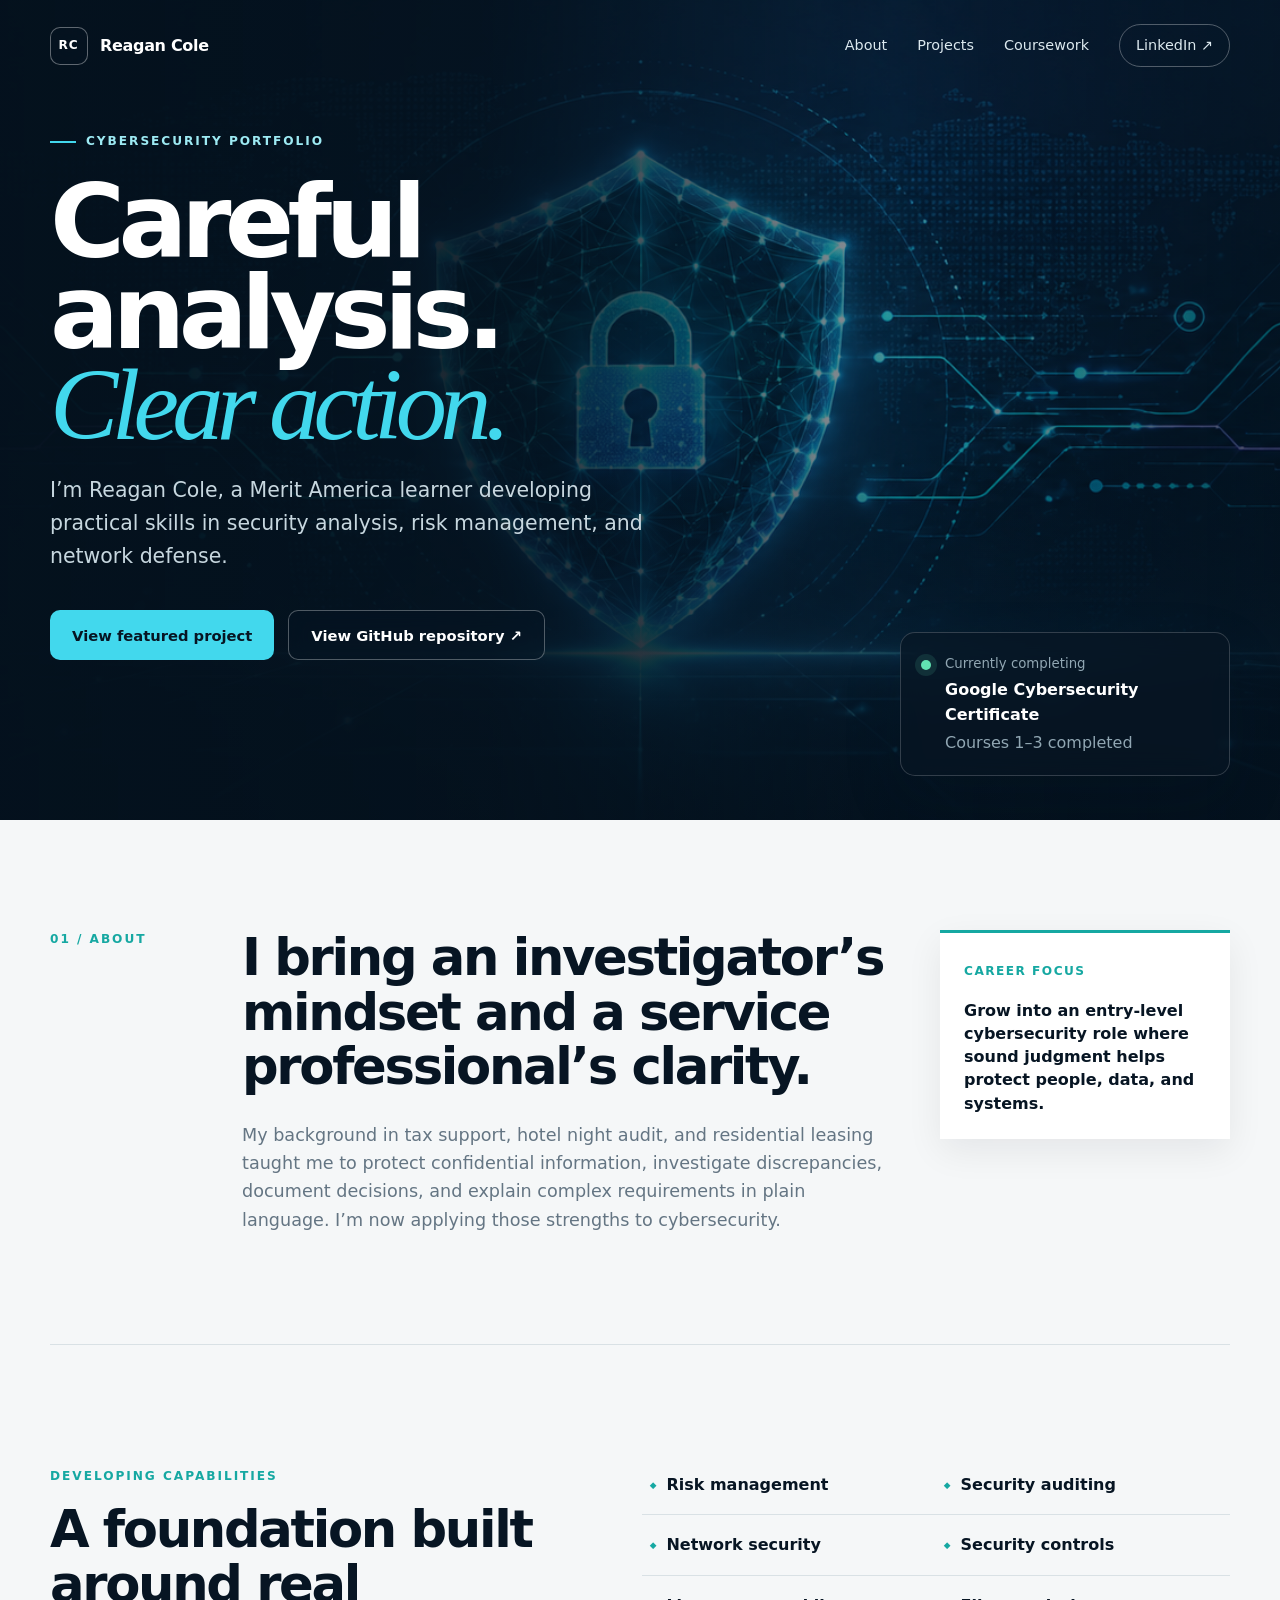
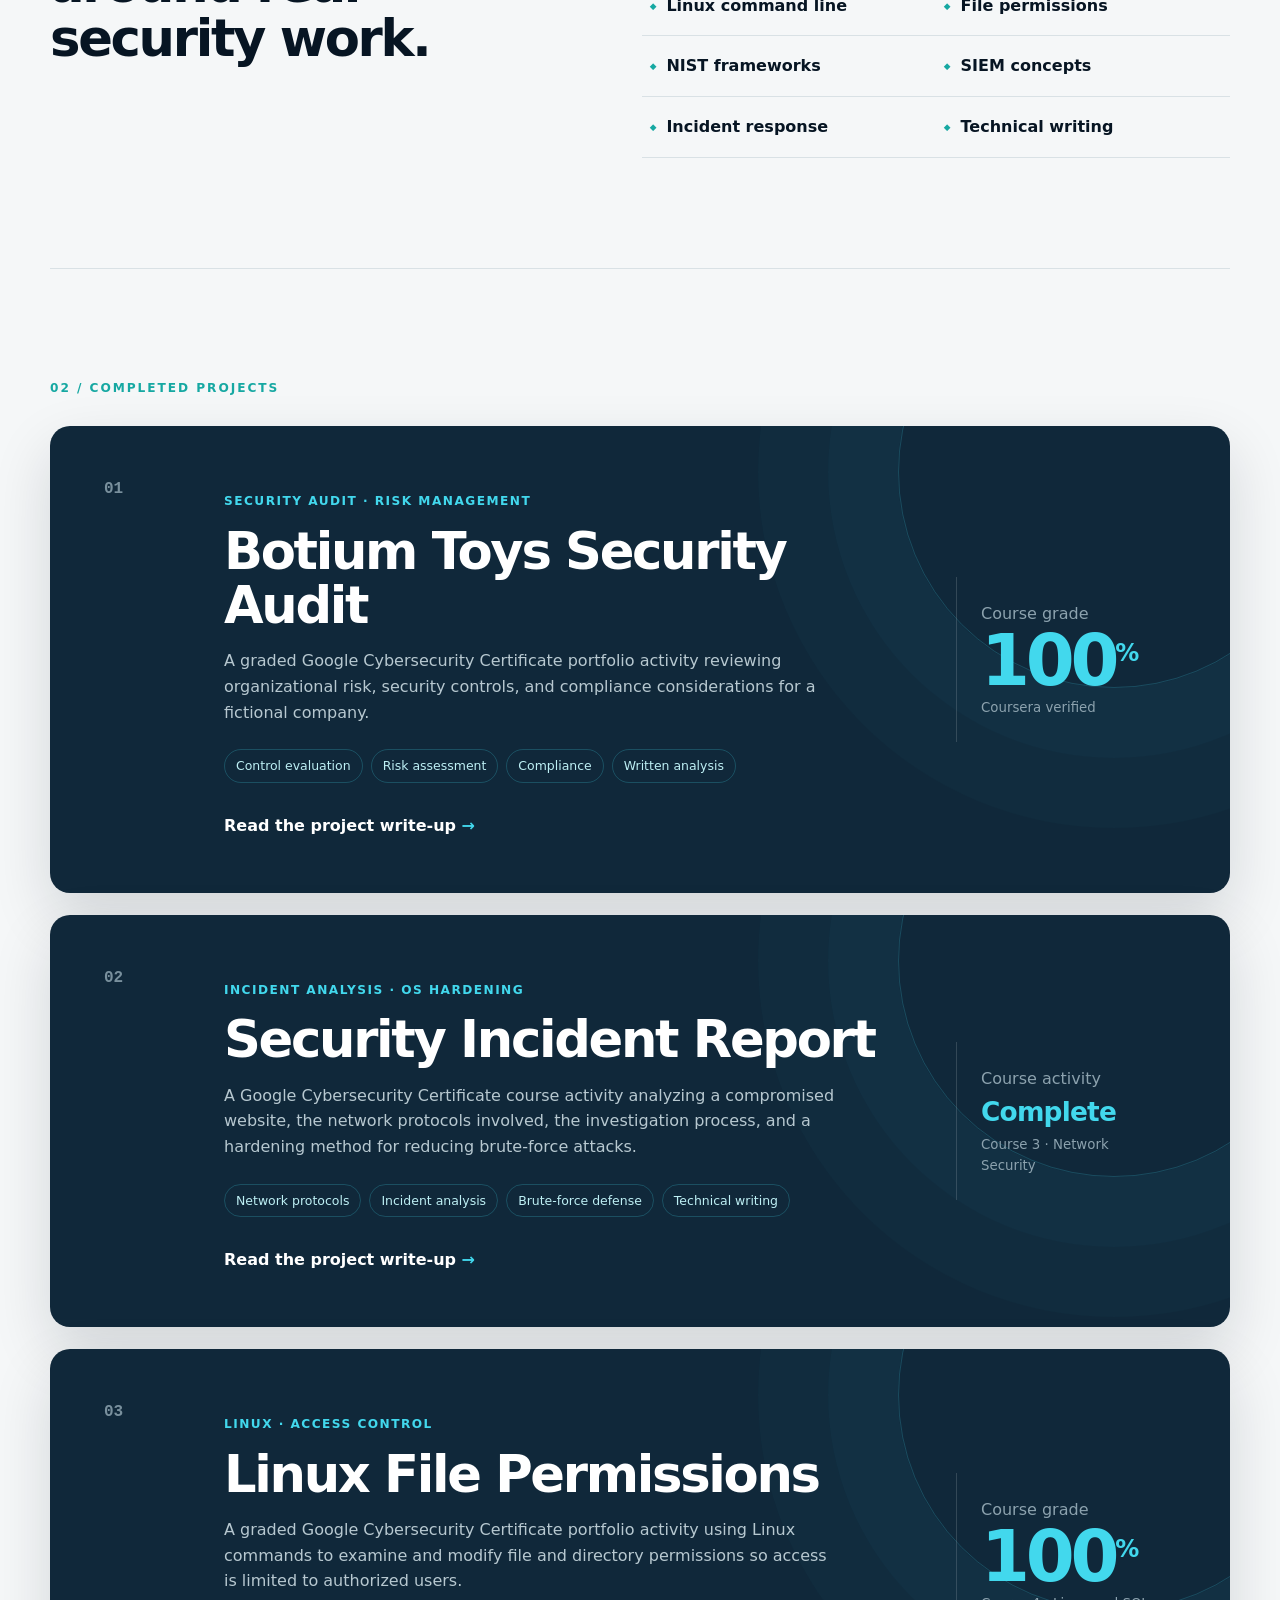
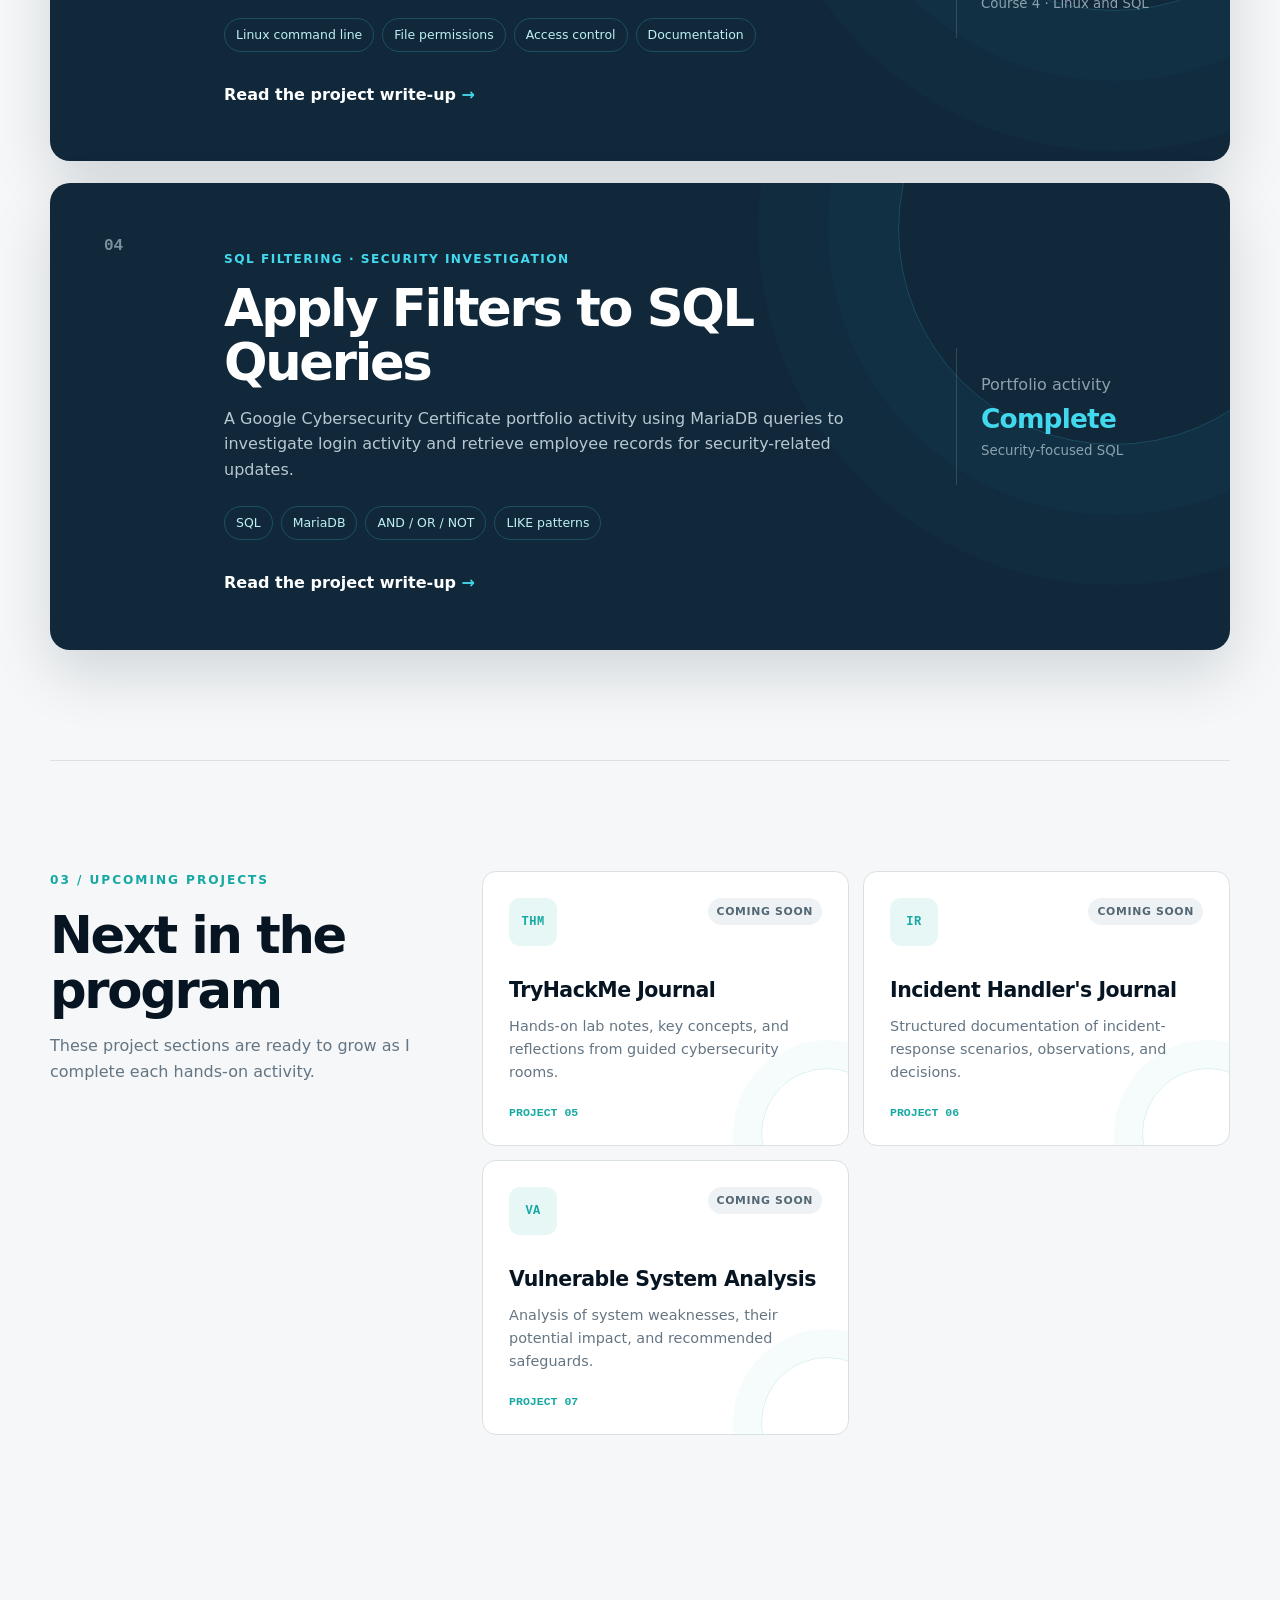
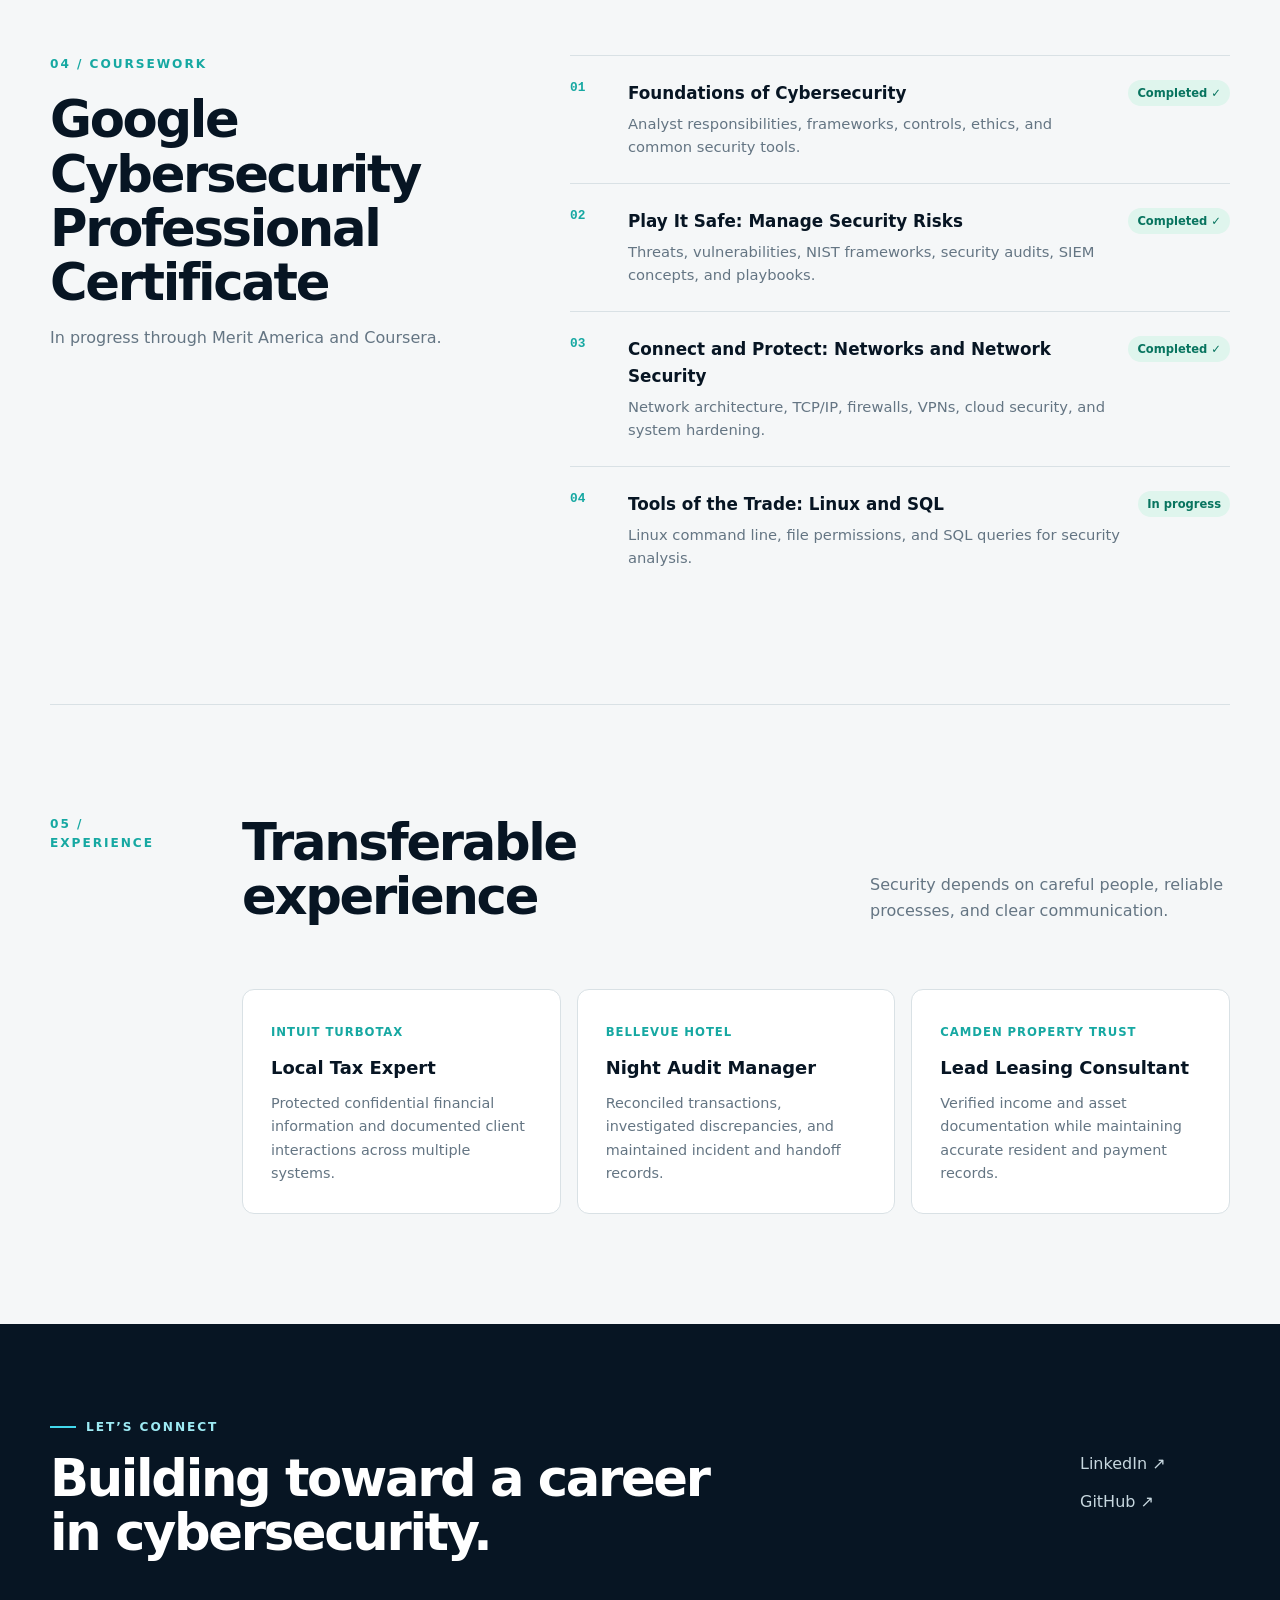
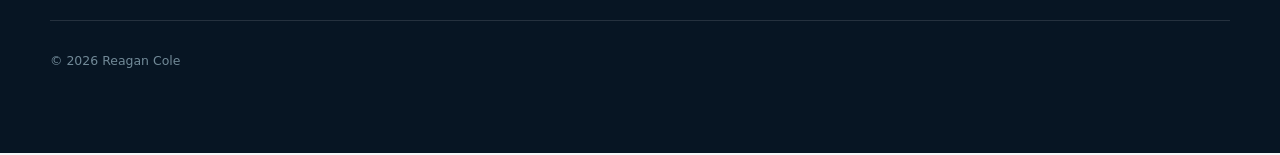
<file: index.html>
<!doctype html>
<html lang="en">
<head>
  <meta charset="utf-8">
  <meta name="viewport" content="width=device-width, initial-scale=1">
  <meta name="description" content="Reagan Cole's cybersecurity portfolio, featuring hands-on security projects and Google Cybersecurity Professional Certificate coursework.">
  <meta name="theme-color" content="#071523">
  <title>Reagan Cole | Cybersecurity Portfolio</title>
  <link rel="stylesheet" href="styles.css">
</head>
<body>
  <a class="skip-link" href="#main">Skip to content</a>

  <header class="site-header">
    <a class="brand" href="#top" aria-label="Reagan Cole, home">
      <span class="brand-mark" aria-hidden="true">RC</span>
      <span>Reagan Cole</span>
    </a>
    <nav aria-label="Main navigation">
      <a href="#about">About</a>
      <a href="#project">Projects</a>
      <a href="#coursework">Coursework</a>
      <a class="nav-cta" href="https://www.linkedin.com/in/reagancole">LinkedIn ↗</a>
    </nav>
  </header>

  <main id="main">
    <section class="hero" id="top">
      <img class="hero-art" src="assets/cybersecurity-banner.png" alt="An illuminated digital shield connected to a global security network">
      <div class="hero-overlay"></div>
      <div class="hero-content">
        <p class="eyebrow"><span></span> Cybersecurity portfolio</p>
        <h1>Careful analysis.<br><em>Clear action.</em></h1>
        <p class="hero-copy">I’m Reagan Cole, a Merit America learner developing practical skills in security analysis, risk management, and network defense.</p>
        <div class="hero-actions">
          <a class="button button-primary" href="#project">View featured project</a>
          <a class="button button-secondary" href="https://github.com/rcole051494-star/cybersecurity-portfolio">View GitHub repository ↗</a>
        </div>
      </div>
      <div class="status-card" aria-label="Current learning status">
        <span class="status-dot" aria-hidden="true"></span>
        <div>
          <small>Currently completing</small>
          <strong>Google Cybersecurity Certificate</strong>
          <span>Courses 1–3 completed</span>
        </div>
      </div>
    </section>

    <section class="section intro" id="about">
      <div class="section-label">01 / About</div>
      <div class="intro-copy">
        <h2>I bring an investigator’s mindset and a service professional’s clarity.</h2>
        <p>My background in tax support, hotel night audit, and residential leasing taught me to protect confidential information, investigate discrepancies, document decisions, and explain complex requirements in plain language. I’m now applying those strengths to cybersecurity.</p>
      </div>
      <aside class="focus-note">
        <span>Career focus</span>
        <p>Grow into an entry-level cybersecurity role where sound judgment helps protect people, data, and systems.</p>
      </aside>
    </section>

    <section class="section skills" aria-labelledby="skills-heading">
      <div>
        <p class="section-label">Developing capabilities</p>
        <h2 id="skills-heading">A foundation built around real security work.</h2>
      </div>
      <div class="skill-grid">
        <span>Risk management</span>
        <span>Security auditing</span>
        <span>Network security</span>
        <span>Security controls</span>
        <span>Linux command line</span>
        <span>File permissions</span>
        <span>NIST frameworks</span>
        <span>SIEM concepts</span>
        <span>Incident response</span>
        <span>Technical writing</span>
      </div>
    </section>

    <section class="section project-section" id="project">
      <div class="section-label">02 / Completed projects</div>
      <div class="project-stack">
      <article class="project-card">
        <div class="project-number">01</div>
        <div class="project-main">
          <p class="project-kicker">Security audit · Risk management</p>
          <h2>Botium Toys Security Audit</h2>
          <p>A graded Google Cybersecurity Certificate portfolio activity reviewing organizational risk, security controls, and compliance considerations for a fictional company.</p>
          <ul class="project-tags" aria-label="Project skills">
            <li>Control evaluation</li>
            <li>Risk assessment</li>
            <li>Compliance</li>
            <li>Written analysis</li>
          </ul>
          <a class="text-link" href="projects/botium-toys-security-audit/">Read the project write-up <span>→</span></a>
        </div>
        <div class="score" aria-label="Project grade: 100 percent">
          <span>Course grade</span>
          <strong>100<sup>%</sup></strong>
          <small>Coursera verified</small>
        </div>
      </article>
      <article class="project-card">
        <div class="project-number">02</div>
        <div class="project-main">
          <p class="project-kicker">Incident analysis · OS hardening</p>
          <h2>Security Incident Report</h2>
          <p>A Google Cybersecurity Certificate course activity analyzing a compromised website, the network protocols involved, the investigation process, and a hardening method for reducing brute-force attacks.</p>
          <ul class="project-tags" aria-label="Project skills">
            <li>Network protocols</li>
            <li>Incident analysis</li>
            <li>Brute-force defense</li>
            <li>Technical writing</li>
          </ul>
          <a class="text-link" href="projects/os-hardening-incident-report/">Read the project write-up <span>→</span></a>
        </div>
        <div class="score project-status" aria-label="Project status: completed">
          <span>Course activity</span>
          <strong>Complete</strong>
          <small>Course 3 · Network Security</small>
        </div>
      </article>
      <article class="project-card">
        <div class="project-number">03</div>
        <div class="project-main">
          <p class="project-kicker">Linux · Access control</p>
          <h2>Linux File Permissions</h2>
          <p>A graded Google Cybersecurity Certificate portfolio activity using Linux commands to examine and modify file and directory permissions so access is limited to authorized users.</p>
          <ul class="project-tags" aria-label="Project skills">
            <li>Linux command line</li>
            <li>File permissions</li>
            <li>Access control</li>
            <li>Documentation</li>
          </ul>
          <a class="text-link" href="projects/linux-file-permissions/">Read the project write-up <span>→</span></a>
        </div>
        <div class="score" aria-label="Project grade: 100 percent">
          <span>Course grade</span>
          <strong>100<sup>%</sup></strong>
          <small>Course 4 · Linux and SQL</small>
        </div>
      </article>
      <article class="project-card">
        <div class="project-number">04</div>
        <div class="project-main">
          <p class="project-kicker">SQL filtering · Security investigation</p>
          <h2>Apply Filters to SQL Queries</h2>
          <p>A Google Cybersecurity Certificate portfolio activity using MariaDB queries to investigate login activity and retrieve employee records for security-related updates.</p>
          <ul class="project-tags" aria-label="Project skills">
            <li>SQL</li>
            <li>MariaDB</li>
            <li>AND / OR / NOT</li>
            <li>LIKE patterns</li>
          </ul>
          <a class="text-link" href="projects/sql-query-filters/">Read the project write-up <span>→</span></a>
        </div>
        <div class="score project-status" aria-label="Project status: completed">
          <span>Portfolio activity</span>
          <strong>Complete</strong>
          <small>Security-focused SQL</small>
        </div>
      </article>
      </div>
    </section>

    <section class="section upcoming-projects" id="upcoming-projects">
      <div class="upcoming-heading">
        <div class="section-label">03 / Upcoming projects</div>
        <h2>Next in the program</h2>
        <p>These project sections are ready to grow as I complete each hands-on activity.</p>
      </div>
      <div class="upcoming-grid">
        <article class="upcoming-card" id="tryhackme-journal">
          <div class="upcoming-icon" aria-hidden="true">THM</div>
          <span class="coming-soon">Coming Soon</span>
          <h3>TryHackMe Journal</h3>
          <p>Hands-on lab notes, key concepts, and reflections from guided cybersecurity rooms.</p>
          <span class="project-sequence">Project 05</span>
        </article>
        <article class="upcoming-card" id="incident-handlers-journal">
          <div class="upcoming-icon" aria-hidden="true">IR</div>
          <span class="coming-soon">Coming Soon</span>
          <h3>Incident Handler's Journal</h3>
          <p>Structured documentation of incident-response scenarios, observations, and decisions.</p>
          <span class="project-sequence">Project 06</span>
        </article>
        <article class="upcoming-card" id="vulnerable-system-analysis">
          <div class="upcoming-icon" aria-hidden="true">VA</div>
          <span class="coming-soon">Coming Soon</span>
          <h3>Vulnerable System Analysis</h3>
          <p>Analysis of system weaknesses, their potential impact, and recommended safeguards.</p>
          <span class="project-sequence">Project 07</span>
        </article>
      </div>
    </section>

    <section class="section coursework" id="coursework">
      <div class="coursework-heading">
        <div class="section-label">04 / Coursework</div>
        <h2>Google Cybersecurity Professional Certificate</h2>
        <p>In progress through Merit America and Coursera.</p>
      </div>
      <ol class="course-list">
        <li>
          <span class="course-index">01</span>
          <div><strong>Foundations of Cybersecurity</strong><p>Analyst responsibilities, frameworks, controls, ethics, and common security tools.</p></div>
          <span class="complete">Completed ✓</span>
        </li>
        <li>
          <span class="course-index">02</span>
          <div><strong>Play It Safe: Manage Security Risks</strong><p>Threats, vulnerabilities, NIST frameworks, security audits, SIEM concepts, and playbooks.</p></div>
          <span class="complete">Completed ✓</span>
        </li>
        <li>
          <span class="course-index">03</span>
          <div><strong>Connect and Protect: Networks and Network Security</strong><p>Network architecture, TCP/IP, firewalls, VPNs, cloud security, and system hardening.</p></div>
          <span class="complete">Completed ✓</span>
        </li>
        <li>
          <span class="course-index">04</span>
          <div><strong>Tools of the Trade: Linux and SQL</strong><p>Linux command line, file permissions, and SQL queries for security analysis.</p></div>
          <span class="complete">In progress</span>
        </li>
      </ol>
    </section>

    <section class="section experience" id="experience">
      <div class="section-label">05 / Experience</div>
      <div class="experience-heading">
        <h2>Transferable experience</h2>
        <p>Security depends on careful people, reliable processes, and clear communication.</p>
      </div>
      <div class="experience-grid">
        <article><span>Intuit TurboTax</span><h3>Local Tax Expert</h3><p>Protected confidential financial information and documented client interactions across multiple systems.</p></article>
        <article><span>Bellevue Hotel</span><h3>Night Audit Manager</h3><p>Reconciled transactions, investigated discrepancies, and maintained incident and handoff records.</p></article>
        <article><span>Camden Property Trust</span><h3>Lead Leasing Consultant</h3><p>Verified income and asset documentation while maintaining accurate resident and payment records.</p></article>
      </div>
    </section>
  </main>

  <footer>
    <div>
      <p class="eyebrow"><span></span> Let’s connect</p>
      <h2>Building toward a career in cybersecurity.</h2>
    </div>
    <div class="footer-links">
      <a href="https://www.linkedin.com/in/reagancole">LinkedIn ↗</a>
      <a href="https://github.com/rcole051494-star">GitHub ↗</a>
    </div>
    <p class="copyright">© 2026 Reagan Cole</p>
  </footer>
</body>
</html>
</file>
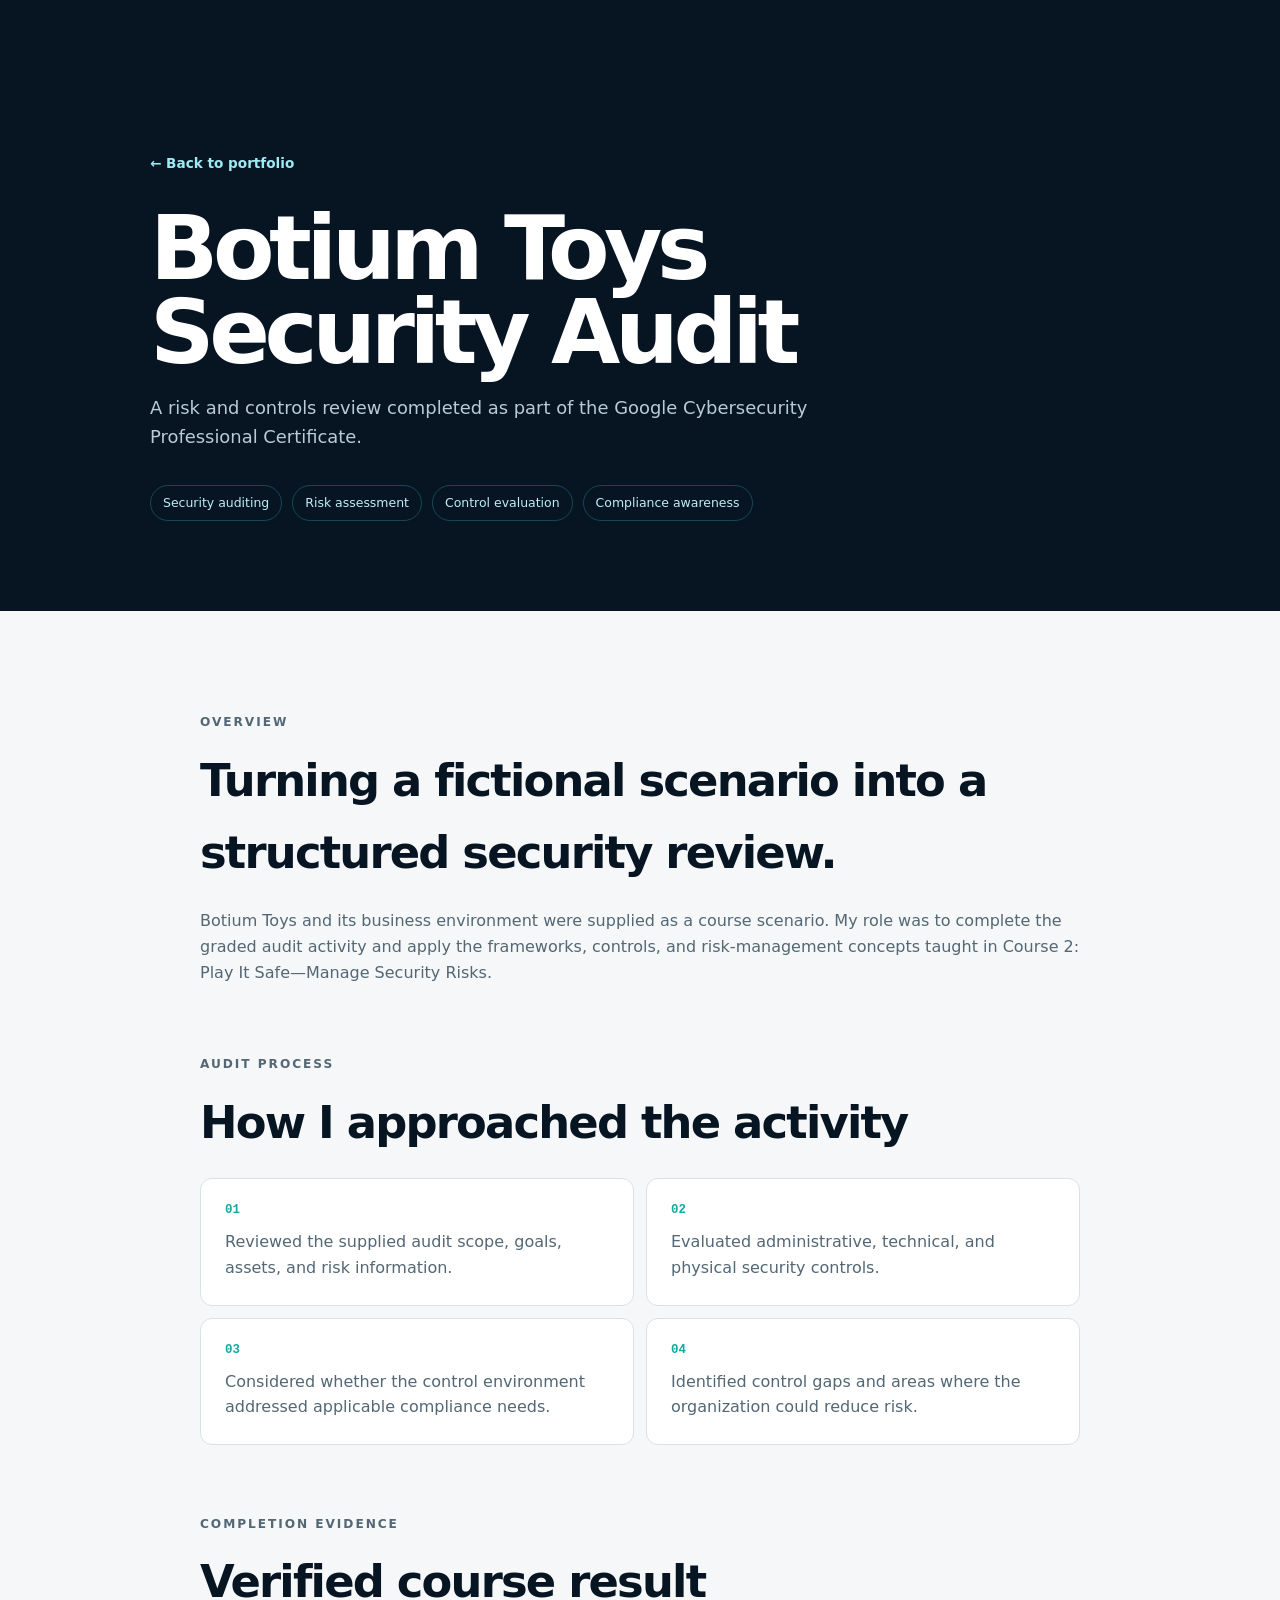
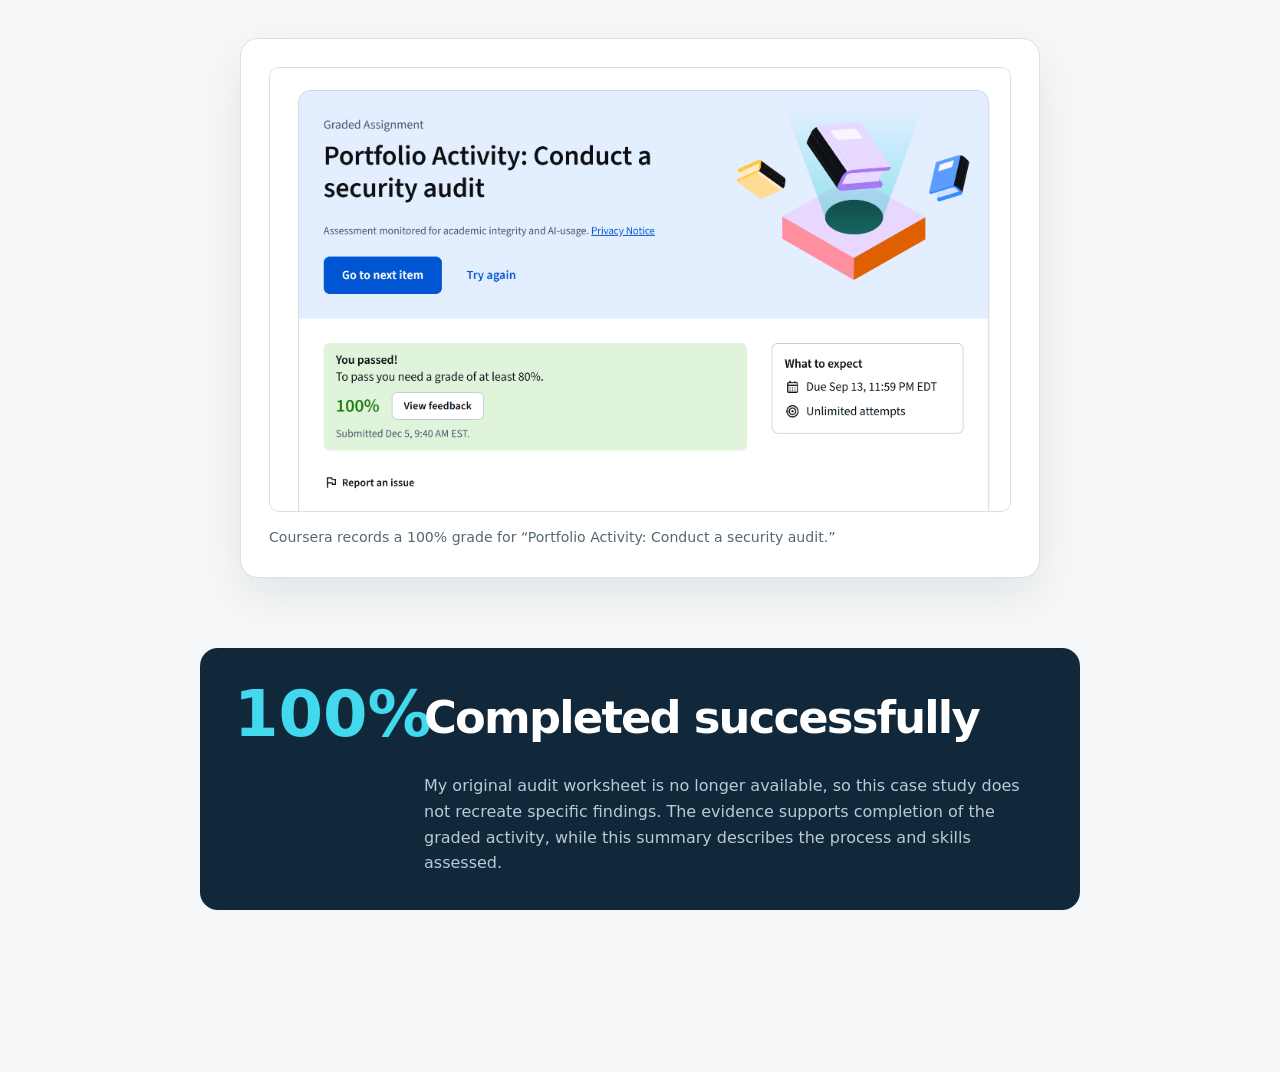
<file: projects/botium-toys-security-audit/index.html>
<!doctype html>
<html lang="en">
<head>
  <meta charset="utf-8">
  <meta name="viewport" content="width=device-width, initial-scale=1">
  <meta name="description" content="Reagan Cole's Botium Toys security audit project write-up.">
  <meta name="theme-color" content="#071523">
  <title>Botium Toys Security Audit | Reagan Cole</title>
  <link rel="stylesheet" href="../../styles.css">
  <style>
    .case-hero { padding: 150px max(24px, calc((100% - 980px) / 2)) 90px; color: white; background: #071523; }
    .case-hero .back { color: #9deaf3; font-size: .85rem; font-weight: 750; text-decoration: none; }
    .case-hero h1 { max-width: 850px; margin: 30px 0 20px; font-size: clamp(3rem, 7vw, 6.5rem); line-height: .94; letter-spacing: -.06em; }
    .case-hero p { max-width: 680px; color: #b9cbd4; font-size: 1.12rem; }
    .case-meta { display: flex; flex-wrap: wrap; gap: 10px; margin-top: 34px; }
    .case-meta span { padding: 7px 12px; color: #bdeff4; border: 1px solid rgba(66,216,237,.25); border-radius: 999px; font-size: .78rem; }
    .case-body { width: min(880px, calc(100% - 40px)); margin: 0 auto; padding: 90px 0; }
    .case-body section { margin-bottom: 70px; }
    .case-body h2 { margin: 0 0 20px; font-size: clamp(1.8rem, 4vw, 2.8rem); letter-spacing: -.04em; }
    .case-body p, .case-body li { color: #536774; }
    .process { display: grid; grid-template-columns: repeat(2, 1fr); gap: 12px; padding: 0; list-style: none; counter-reset: process; }
    .process li { padding: 24px; background: white; border: 1px solid #d9e1e5; border-radius: 12px; counter-increment: process; }
    .process li::before { content: "0" counter(process); display: block; margin-bottom: 12px; color: #16a8a2; font: 800 .78rem ui-monospace, monospace; }
    .evidence { padding: 28px; background: white; border: 1px solid #d9e1e5; border-radius: 18px; box-shadow: 0 18px 45px rgba(7,21,35,.08); }
    .evidence img { display: block; width: 100%; border: 1px solid #d9e1e5; border-radius: 10px; }
    .evidence p { margin-bottom: 0; font-size: .88rem; }
    .result { display: grid; grid-template-columns: 160px 1fr; gap: 30px; padding: 34px; color: white; background: #10283a; border-radius: 18px; }
    .result strong { color: #42d8ed; font-size: 4rem; line-height: 1; }
    .result p { margin: 0; color: #b9cbd4; }
    @media (max-width: 650px) { .process { grid-template-columns: 1fr; } .result { grid-template-columns: 1fr; } }
  </style>
</head>
<body>
  <a class="skip-link" href="#case-main">Skip to content</a>
  <main id="case-main">
    <header class="case-hero">
      <a class="back" href="../../">← Back to portfolio</a>
      <h1>Botium Toys<br>Security Audit</h1>
      <p>A risk and controls review completed as part of the Google Cybersecurity Professional Certificate.</p>
      <div class="case-meta">
        <span>Security auditing</span><span>Risk assessment</span><span>Control evaluation</span><span>Compliance awareness</span>
      </div>
    </header>

    <div class="case-body">
      <section>
        <p class="section-label">Overview</p>
        <h2>Turning a fictional scenario into a structured security review.</h2>
        <p>Botium Toys and its business environment were supplied as a course scenario. My role was to complete the graded audit activity and apply the frameworks, controls, and risk-management concepts taught in Course 2: Play It Safe—Manage Security Risks.</p>
      </section>

      <section>
        <p class="section-label">Audit process</p>
        <h2>How I approached the activity</h2>
        <ol class="process">
          <li>Reviewed the supplied audit scope, goals, assets, and risk information.</li>
          <li>Evaluated administrative, technical, and physical security controls.</li>
          <li>Considered whether the control environment addressed applicable compliance needs.</li>
          <li>Identified control gaps and areas where the organization could reduce risk.</li>
        </ol>
      </section>

      <section>
        <p class="section-label">Completion evidence</p>
        <h2>Verified course result</h2>
        <figure class="evidence">
          <img src="images/completion-100-percent.png" alt="Coursera result showing a 100 percent grade for the security audit portfolio activity">
          <figcaption><p>Coursera records a 100% grade for “Portfolio Activity: Conduct a security audit.”</p></figcaption>
        </figure>
      </section>

      <section class="result">
        <strong>100%</strong>
        <div><h2>Completed successfully</h2><p>My original audit worksheet is no longer available, so this case study does not recreate specific findings. The evidence supports completion of the graded activity, while this summary describes the process and skills assessed.</p></div>
      </section>
    </div>
  </main>
</body>
</html>
</file>
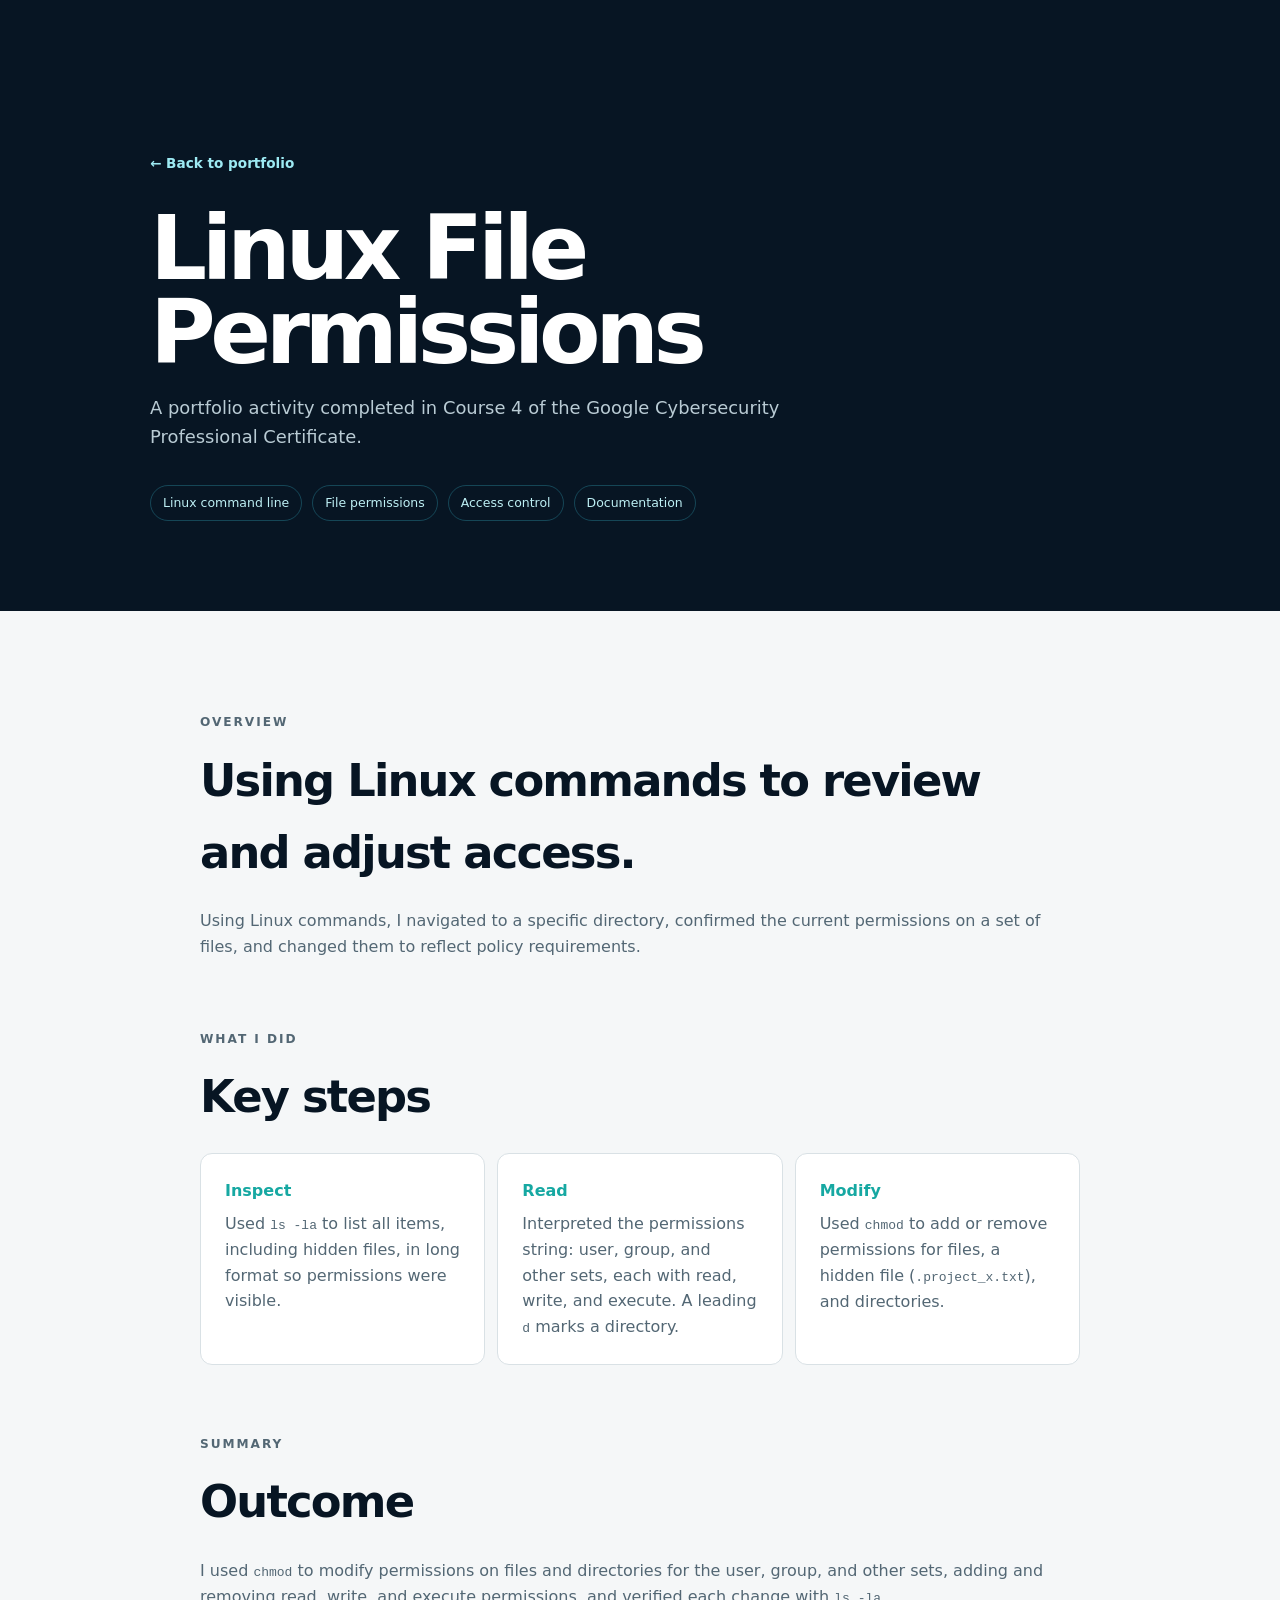
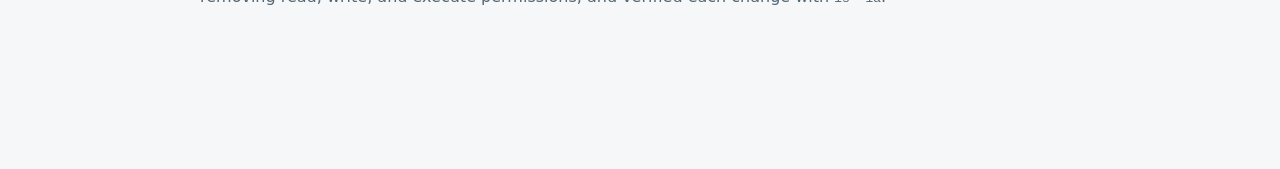
<file: projects/linux-file-permissions/index.html>
<!doctype html>
<html lang="en">
<head>
  <meta charset="utf-8">
  <meta name="viewport" content="width=device-width, initial-scale=1">
  <meta name="description" content="Reagan Cole's Linux file permissions project.">
  <meta name="theme-color" content="#071523">
  <title>Linux File Permissions | Reagan Cole</title>
  <link rel="stylesheet" href="../../styles.css">
  <style>
    .case-hero { padding: 150px max(24px, calc((100% - 980px) / 2)) 90px; color: white; background: #071523; }
    .case-hero .back { color: #9deaf3; font-size: .85rem; font-weight: 750; text-decoration: none; }
    .case-hero h1 { max-width: 900px; margin: 30px 0 20px; font-size: clamp(3rem, 7vw, 6.2rem); line-height: .94; letter-spacing: -.06em; }
    .case-hero p { max-width: 720px; color: #b9cbd4; font-size: 1.12rem; }
    .case-meta { display: flex; flex-wrap: wrap; gap: 10px; margin-top: 34px; }
    .case-meta span { padding: 7px 12px; color: #bdeff4; border: 1px solid rgba(66,216,237,.25); border-radius: 999px; font-size: .78rem; }
    .case-body { width: min(880px, calc(100% - 40px)); margin: 0 auto; padding: 90px 0; }
    .case-body section { margin-bottom: 70px; }
    .case-body h2 { margin: 0 0 20px; font-size: clamp(1.8rem, 4vw, 2.8rem); letter-spacing: -.04em; }
    .case-body p, .case-body li { color: #536774; }
    .findings { display: grid; grid-template-columns: repeat(3, 1fr); gap: 12px; padding: 0; list-style: none; }
    .findings li { padding: 24px; background: white; border: 1px solid #d9e1e5; border-radius: 12px; }
    .findings strong { display: block; margin-bottom: 8px; color: #16a8a2; }
    .report { display: grid; grid-template-columns: 1fr auto; gap: 28px; align-items: center; padding: 34px; color: white; background: #10283a; border-radius: 18px; }
    .report h2 { margin-bottom: 10px; }
    .report p { margin: 0; color: #b9cbd4; }
    .report-link { display: inline-flex; min-height: 48px; align-items: center; padding: 0 20px; color: #071523; background: #42d8ed; border-radius: 10px; font-weight: 800; text-decoration: none; white-space: nowrap; }
    @media (max-width: 700px) { .findings { grid-template-columns: 1fr; } .report { grid-template-columns: 1fr; } .report-link { justify-content: center; } }
  </style>
</head>
<body>
  <a class="skip-link" href="#case-main">Skip to content</a>
  <main id="case-main">
    <header class="case-hero">
      <a class="back" href="../../">← Back to portfolio</a>
      <h1>Linux File<br>Permissions</h1>
      <p>A portfolio activity completed in Course 4 of the Google Cybersecurity Professional Certificate.</p>
      <div class="case-meta"><span>Linux command line</span><span>File permissions</span><span>Access control</span><span>Documentation</span></div>
    </header>

    <div class="case-body">
      <section>
        <p class="section-label">Overview</p>
        <h2>Using Linux commands to review and adjust access.</h2>
        <p>Using Linux commands, I navigated to a specific directory, confirmed the current permissions on a set of files, and changed them to reflect policy requirements.</p>
      </section>
      <section>
        <p class="section-label">What I did</p>
        <h2>Key steps</h2>
        <ul class="findings">
          <li><strong>Inspect</strong>Used <code>ls -la</code> to list all items, including hidden files, in long format so permissions were visible.</li>
          <li><strong>Read</strong>Interpreted the permissions string: user, group, and other sets, each with read, write, and execute. A leading <code>d</code> marks a directory.</li>
          <li><strong>Modify</strong>Used <code>chmod</code> to add or remove permissions for files, a hidden file (<code>.project_x.txt</code>), and directories.</li>
        </ul>
      </section>
      <section>
        <p class="section-label">Summary</p>
        <h2>Outcome</h2>
        <p>I used <code>chmod</code> to modify permissions on files and directories for the user, group, and other sets, adding and removing read, write, and execute permissions, and verified each change with <code>ls -la</code>.</p>
      </section>
    </div>
  </main>
</body>
</html>
</file>
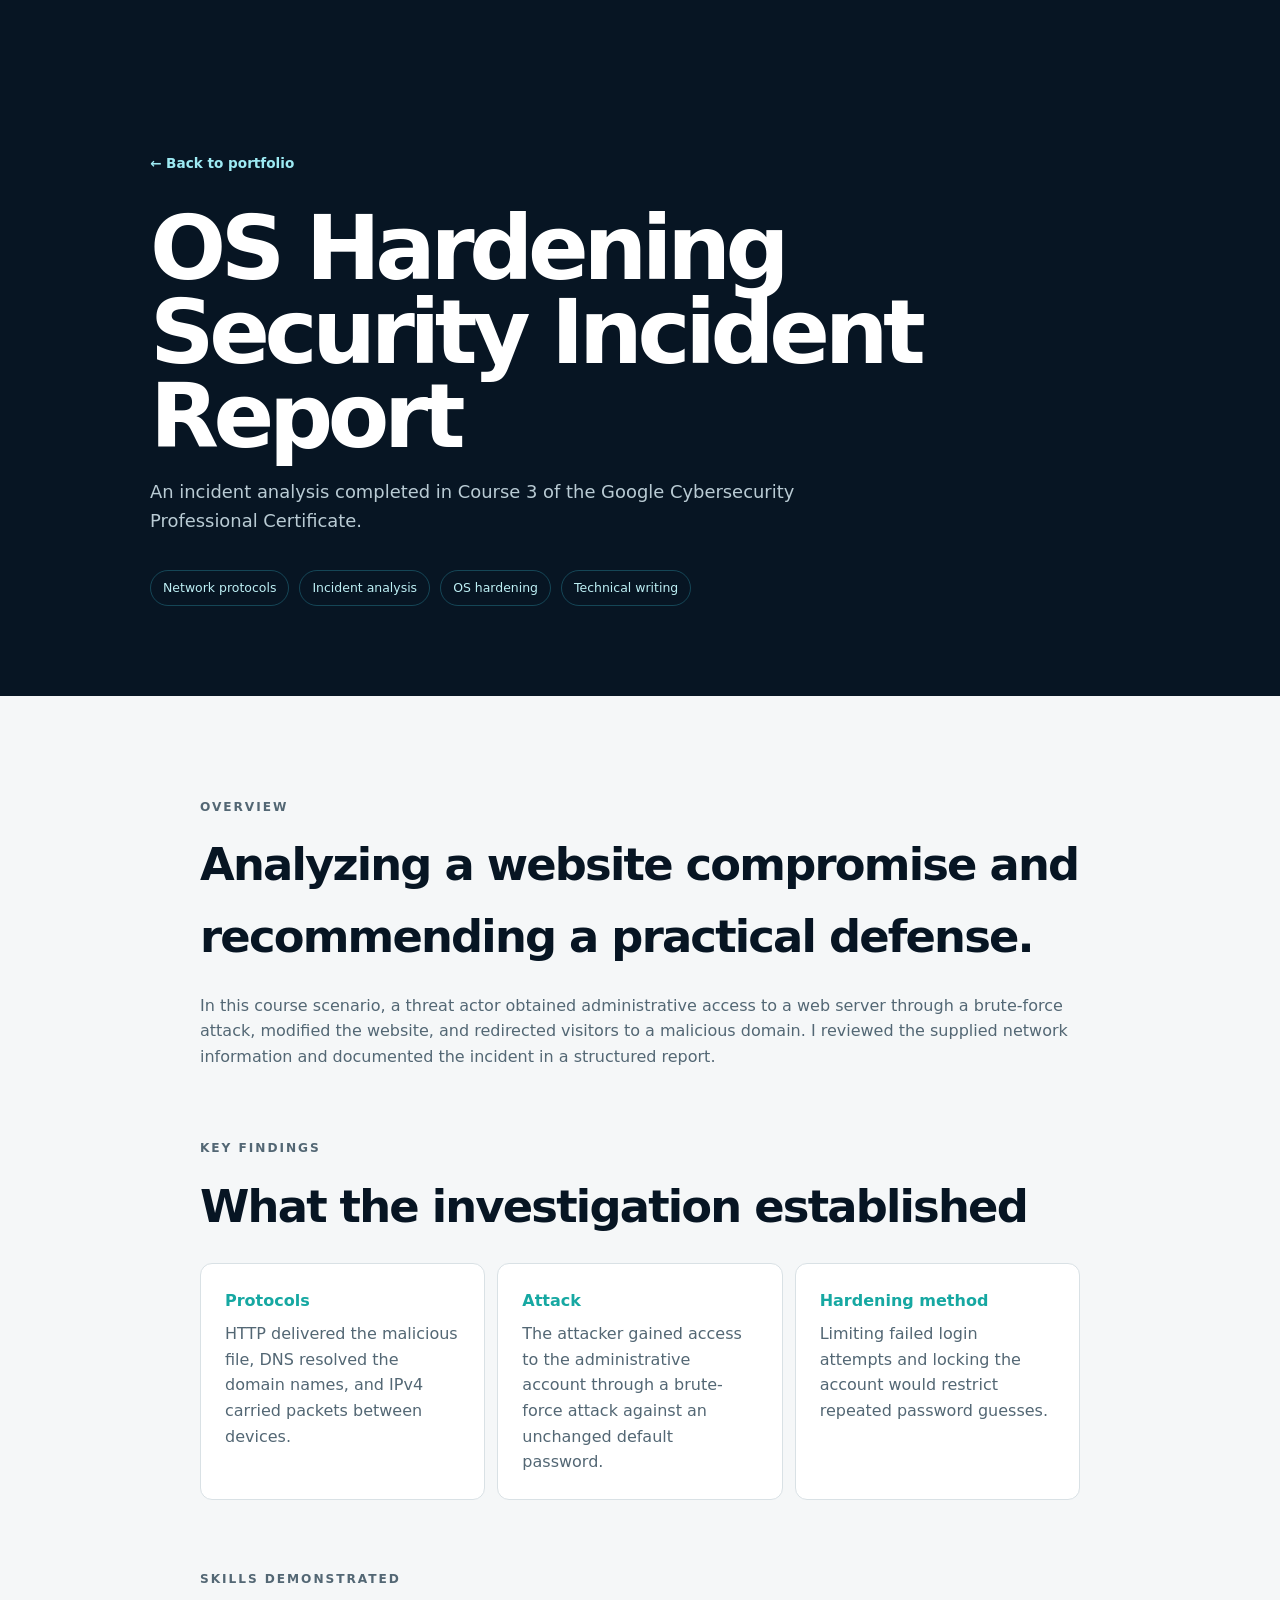
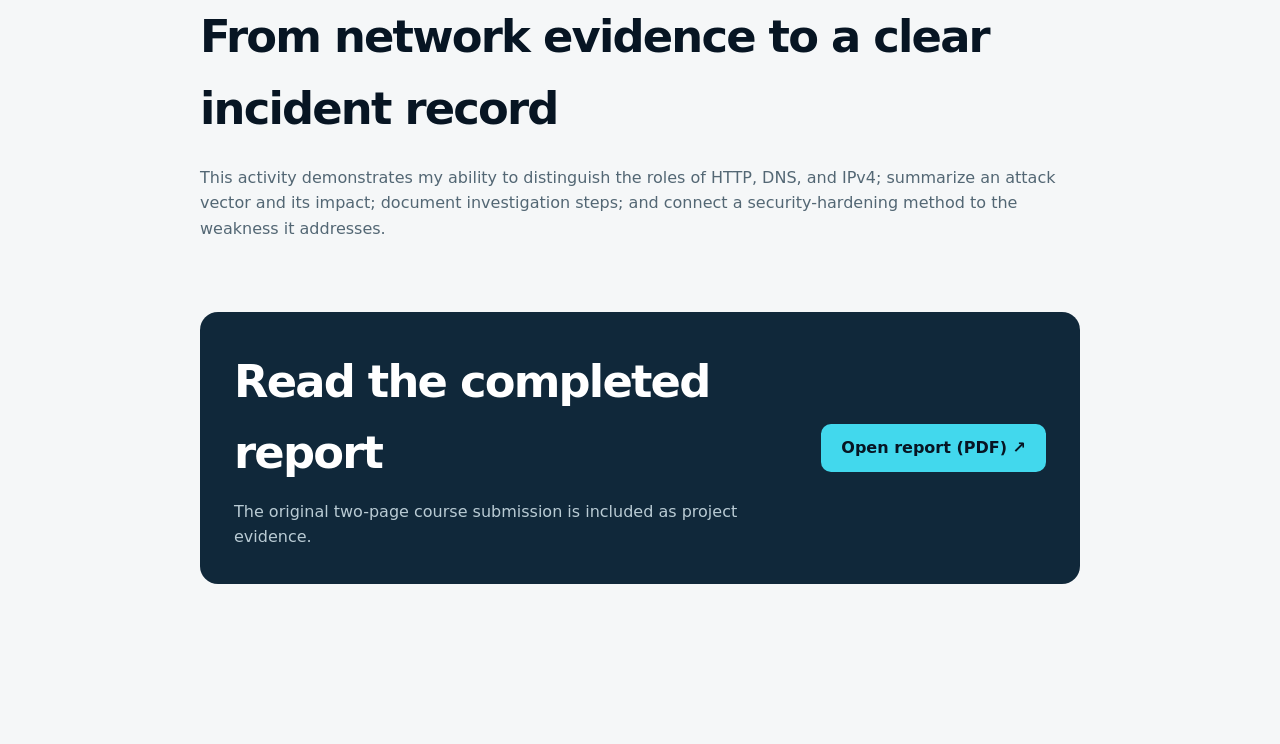
<file: projects/os-hardening-incident-report/index.html>
<!doctype html>
<html lang="en">
<head>
  <meta charset="utf-8">
  <meta name="viewport" content="width=device-width, initial-scale=1">
  <meta name="description" content="Reagan Cole's OS hardening security incident report project.">
  <meta name="theme-color" content="#071523">
  <title>OS Hardening Security Incident Report | Reagan Cole</title>
  <link rel="stylesheet" href="../../styles.css">
  <style>
    .case-hero { padding: 150px max(24px, calc((100% - 980px) / 2)) 90px; color: white; background: #071523; }
    .case-hero .back { color: #9deaf3; font-size: .85rem; font-weight: 750; text-decoration: none; }
    .case-hero h1 { max-width: 900px; margin: 30px 0 20px; font-size: clamp(3rem, 7vw, 6.2rem); line-height: .94; letter-spacing: -.06em; }
    .case-hero p { max-width: 720px; color: #b9cbd4; font-size: 1.12rem; }
    .case-meta { display: flex; flex-wrap: wrap; gap: 10px; margin-top: 34px; }
    .case-meta span { padding: 7px 12px; color: #bdeff4; border: 1px solid rgba(66,216,237,.25); border-radius: 999px; font-size: .78rem; }
    .case-body { width: min(880px, calc(100% - 40px)); margin: 0 auto; padding: 90px 0; }
    .case-body section { margin-bottom: 70px; }
    .case-body h2 { margin: 0 0 20px; font-size: clamp(1.8rem, 4vw, 2.8rem); letter-spacing: -.04em; }
    .case-body p, .case-body li { color: #536774; }
    .findings { display: grid; grid-template-columns: repeat(3, 1fr); gap: 12px; padding: 0; list-style: none; }
    .findings li { padding: 24px; background: white; border: 1px solid #d9e1e5; border-radius: 12px; }
    .findings strong { display: block; margin-bottom: 8px; color: #16a8a2; }
    .report { display: grid; grid-template-columns: 1fr auto; gap: 28px; align-items: center; padding: 34px; color: white; background: #10283a; border-radius: 18px; }
    .report h2 { margin-bottom: 10px; }
    .report p { margin: 0; color: #b9cbd4; }
    .report-link { display: inline-flex; min-height: 48px; align-items: center; padding: 0 20px; color: #071523; background: #42d8ed; border-radius: 10px; font-weight: 800; text-decoration: none; white-space: nowrap; }
    @media (max-width: 700px) { .findings { grid-template-columns: 1fr; } .report { grid-template-columns: 1fr; } .report-link { justify-content: center; } }
  </style>
</head>
<body>
  <a class="skip-link" href="#case-main">Skip to content</a>
  <main id="case-main">
    <header class="case-hero">
      <a class="back" href="../../">← Back to portfolio</a>
      <h1>OS Hardening<br>Security Incident Report</h1>
      <p>An incident analysis completed in Course 3 of the Google Cybersecurity Professional Certificate.</p>
      <div class="case-meta">
        <span>Network protocols</span><span>Incident analysis</span><span>OS hardening</span><span>Technical writing</span>
      </div>
    </header>

    <div class="case-body">
      <section>
        <p class="section-label">Overview</p>
        <h2>Analyzing a website compromise and recommending a practical defense.</h2>
        <p>In this course scenario, a threat actor obtained administrative access to a web server through a brute-force attack, modified the website, and redirected visitors to a malicious domain. I reviewed the supplied network information and documented the incident in a structured report.</p>
      </section>

      <section>
        <p class="section-label">Key findings</p>
        <h2>What the investigation established</h2>
        <ul class="findings">
          <li><strong>Protocols</strong>HTTP delivered the malicious file, DNS resolved the domain names, and IPv4 carried packets between devices.</li>
          <li><strong>Attack</strong>The attacker gained access to the administrative account through a brute-force attack against an unchanged default password.</li>
          <li><strong>Hardening method</strong>Limiting failed login attempts and locking the account would restrict repeated password guesses.</li>
        </ul>
      </section>

      <section>
        <p class="section-label">Skills demonstrated</p>
        <h2>From network evidence to a clear incident record</h2>
        <p>This activity demonstrates my ability to distinguish the roles of HTTP, DNS, and IPv4; summarize an attack vector and its impact; document investigation steps; and connect a security-hardening method to the weakness it addresses.</p>
      </section>

      <section class="report">
        <div>
          <h2>Read the completed report</h2>
          <p>The original two-page course submission is included as project evidence.</p>
        </div>
        <a class="report-link" href="security-incident-report.pdf">Open report (PDF) ↗</a>
      </section>
    </div>
  </main>
</body>
</html>
</file>
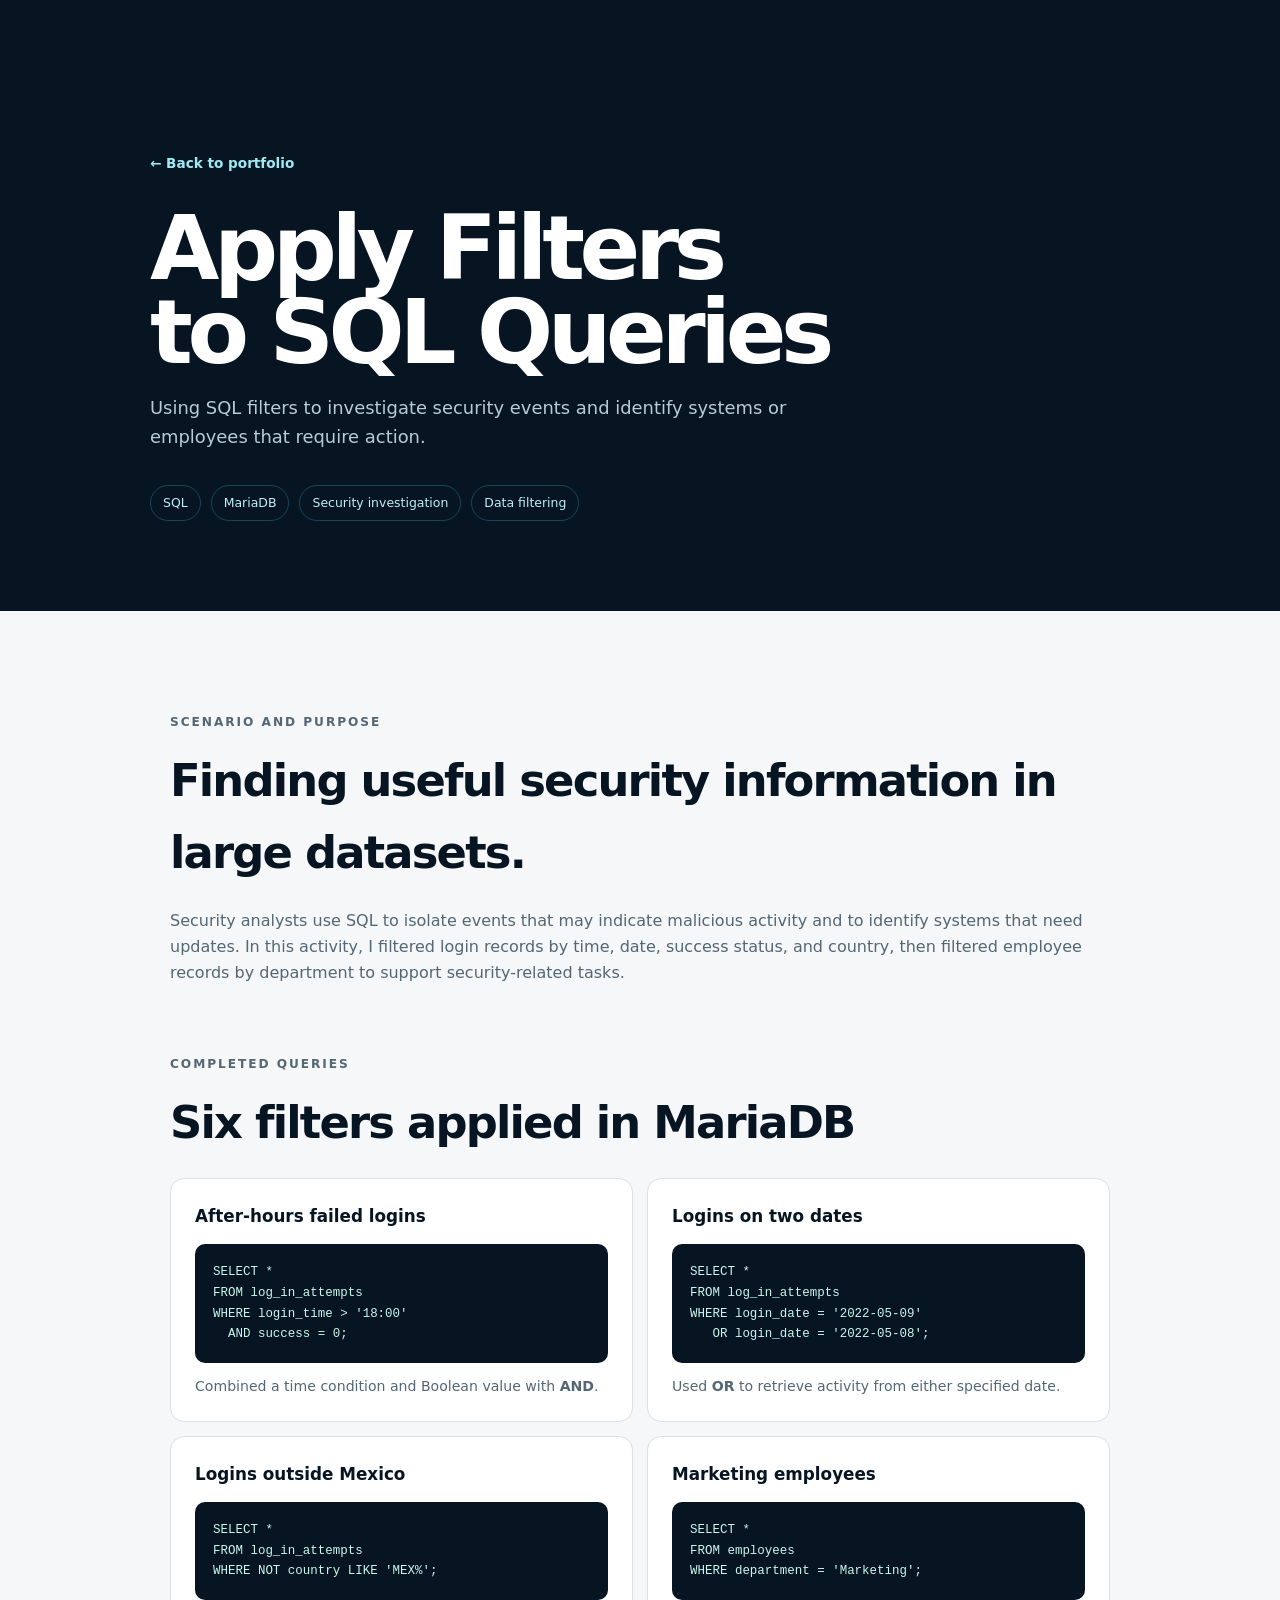
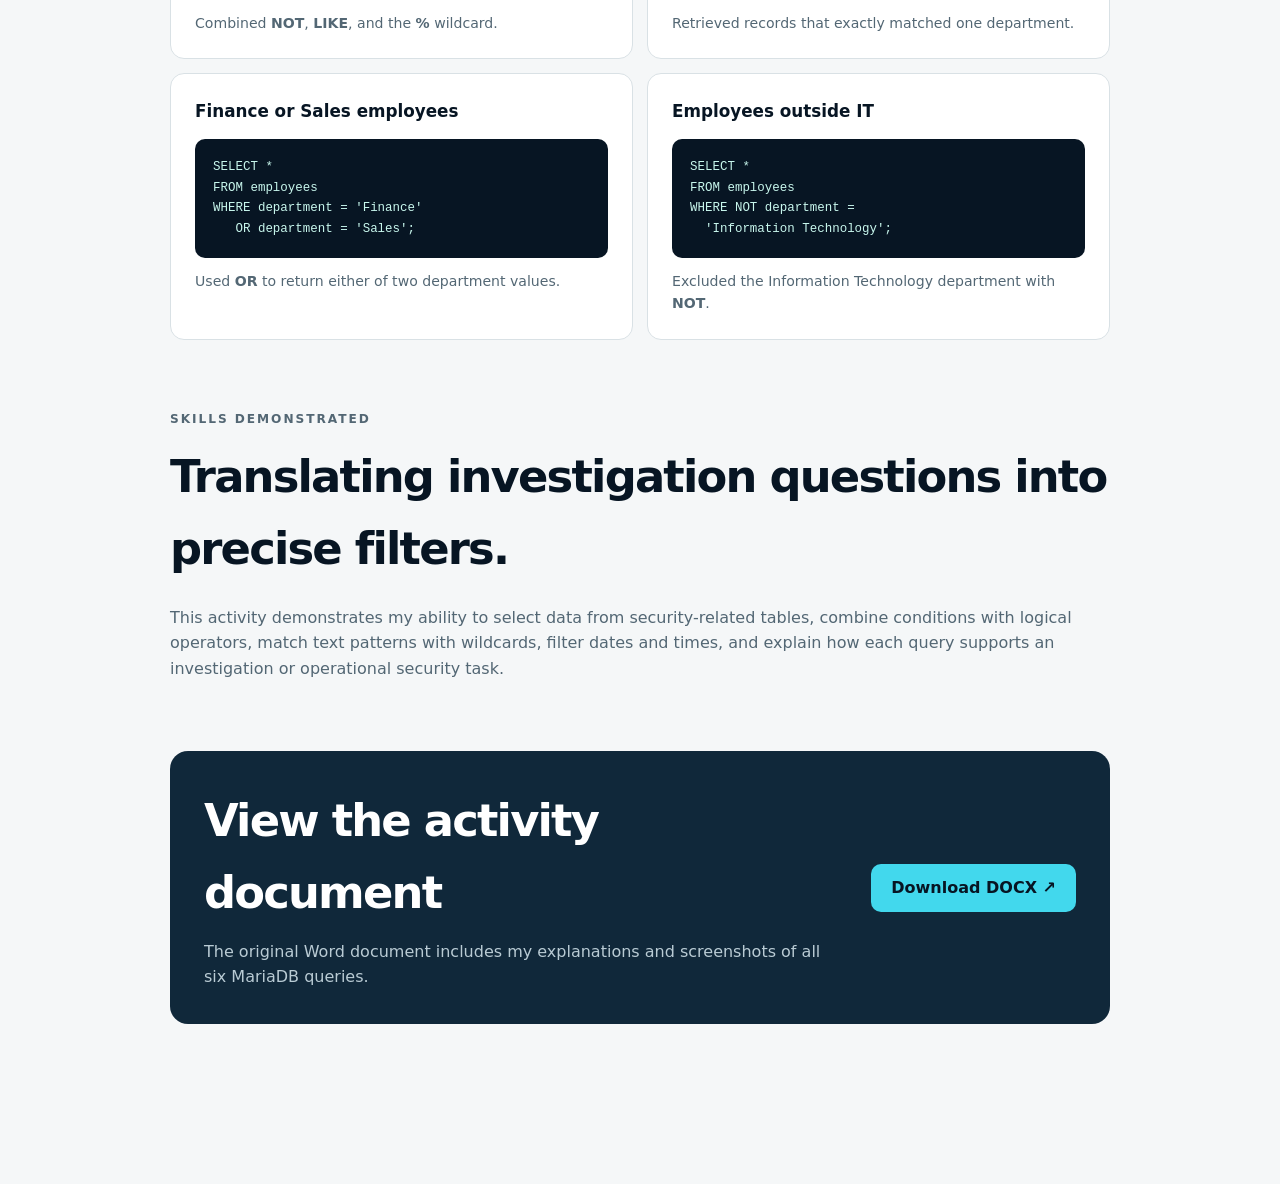
<file: projects/sql-query-filters/index.html>
<!doctype html>
<html lang="en">
<head>
  <meta charset="utf-8">
  <meta name="viewport" content="width=device-width, initial-scale=1">
  <meta name="description" content="Reagan Cole's SQL filtering project for security investigations.">
  <meta name="theme-color" content="#071523">
  <title>Apply Filters to SQL Queries | Reagan Cole</title>
  <link rel="stylesheet" href="../../styles.css">
  <style>
    .case-hero { padding: 150px max(24px, calc((100% - 980px) / 2)) 90px; color: white; background: #071523; }
    .case-hero .back { color: #9deaf3; font-size: .85rem; font-weight: 750; text-decoration: none; }
    .case-hero h1 { max-width: 900px; margin: 30px 0 20px; font-size: clamp(3rem, 7vw, 6.2rem); line-height: .94; letter-spacing: -.06em; }
    .case-hero p { max-width: 720px; color: #b9cbd4; font-size: 1.12rem; }
    .case-meta { display: flex; flex-wrap: wrap; gap: 10px; margin-top: 34px; }
    .case-meta span { padding: 7px 12px; color: #bdeff4; border: 1px solid rgba(66,216,237,.25); border-radius: 999px; font-size: .78rem; }
    .case-body { width: min(940px, calc(100% - 40px)); margin: 0 auto; padding: 90px 0; }
    .case-body section { margin-bottom: 70px; }
    .case-body h2 { margin: 0 0 20px; font-size: clamp(1.8rem, 4vw, 2.8rem); letter-spacing: -.04em; }
    .case-body p { color: #536774; }
    .query-grid { display: grid; grid-template-columns: repeat(2, 1fr); gap: 14px; }
    .query-card { padding: 24px; background: white; border: 1px solid #d9e1e5; border-radius: 14px; }
    .query-card h3 { margin: 0 0 14px; font-size: 1.05rem; }
    .query-card p { margin: 12px 0 0; font-size: .88rem; }
    pre { margin: 0; padding: 18px; overflow-x: auto; color: #c8f7ed; background: #071523; border-radius: 10px; font: 500 .78rem/1.65 ui-monospace, SFMono-Regular, Consolas, monospace; }
    code { font-family: inherit; }
    .report { display: grid; grid-template-columns: 1fr auto; gap: 28px; align-items: center; padding: 34px; color: white; background: #10283a; border-radius: 18px; }
    .report h2 { margin-bottom: 10px; }
    .report p { margin: 0; color: #b9cbd4; }
    .report-link { display: inline-flex; min-height: 48px; align-items: center; padding: 0 20px; color: #071523; background: #42d8ed; border-radius: 10px; font-weight: 800; text-decoration: none; white-space: nowrap; }
    @media (max-width: 720px) { .query-grid, .report { grid-template-columns: 1fr; } .report-link { justify-content: center; } }
  </style>
</head>
<body>
  <a class="skip-link" href="#case-main">Skip to content</a>
  <main id="case-main">
    <header class="case-hero">
      <a class="back" href="../../">← Back to portfolio</a>
      <h1>Apply Filters<br>to SQL Queries</h1>
      <p>Using SQL filters to investigate security events and identify systems or employees that require action.</p>
      <div class="case-meta">
        <span>SQL</span><span>MariaDB</span><span>Security investigation</span><span>Data filtering</span>
      </div>
    </header>

    <div class="case-body">
      <section>
        <p class="section-label">Scenario and purpose</p>
        <h2>Finding useful security information in large datasets.</h2>
        <p>Security analysts use SQL to isolate events that may indicate malicious activity and to identify systems that need updates. In this activity, I filtered login records by time, date, success status, and country, then filtered employee records by department to support security-related tasks.</p>
      </section>

      <section>
        <p class="section-label">Completed queries</p>
        <h2>Six filters applied in MariaDB</h2>
        <div class="query-grid">
          <article class="query-card">
            <h3>After-hours failed logins</h3>
            <pre><code>SELECT *
FROM log_in_attempts
WHERE login_time &gt; '18:00'
  AND success = 0;</code></pre>
            <p>Combined a time condition and Boolean value with <strong>AND</strong>.</p>
          </article>
          <article class="query-card">
            <h3>Logins on two dates</h3>
            <pre><code>SELECT *
FROM log_in_attempts
WHERE login_date = '2022-05-09'
   OR login_date = '2022-05-08';</code></pre>
            <p>Used <strong>OR</strong> to retrieve activity from either specified date.</p>
          </article>
          <article class="query-card">
            <h3>Logins outside Mexico</h3>
            <pre><code>SELECT *
FROM log_in_attempts
WHERE NOT country LIKE 'MEX%';</code></pre>
            <p>Combined <strong>NOT</strong>, <strong>LIKE</strong>, and the <strong>%</strong> wildcard.</p>
          </article>
          <article class="query-card">
            <h3>Marketing employees</h3>
            <pre><code>SELECT *
FROM employees
WHERE department = 'Marketing';</code></pre>
            <p>Retrieved records that exactly matched one department.</p>
          </article>
          <article class="query-card">
            <h3>Finance or Sales employees</h3>
            <pre><code>SELECT *
FROM employees
WHERE department = 'Finance'
   OR department = 'Sales';</code></pre>
            <p>Used <strong>OR</strong> to return either of two department values.</p>
          </article>
          <article class="query-card">
            <h3>Employees outside IT</h3>
            <pre><code>SELECT *
FROM employees
WHERE NOT department =
  'Information Technology';</code></pre>
            <p>Excluded the Information Technology department with <strong>NOT</strong>.</p>
          </article>
        </div>
      </section>

      <section>
        <p class="section-label">Skills demonstrated</p>
        <h2>Translating investigation questions into precise filters.</h2>
        <p>This activity demonstrates my ability to select data from security-related tables, combine conditions with logical operators, match text patterns with wildcards, filter dates and times, and explain how each query supports an investigation or operational security task.</p>
      </section>

      <section class="report">
        <div>
          <h2>View the activity document</h2>
          <p>The original Word document includes my explanations and screenshots of all six MariaDB queries.</p>
        </div>
        <a class="report-link" href="apply-filters-to-sql-queries.docx">Download DOCX ↗</a>
      </section>
    </div>
  </main>
</body>
</html>
</file>
<file: styles.css>
:root {
  --ink: #071523;
  --ink-soft: #10283a;
  --paper: #f5f7f8;
  --white: #ffffff;
  --muted: #647583;
  --line: #d9e1e5;
  --cyan: #42d8ed;
  --teal: #16a8a2;
  --blue: #2b79ff;
  --radius: 20px;
  --shadow: 0 24px 60px rgba(7, 21, 35, .14);
}

* { box-sizing: border-box; }
html { scroll-behavior: smooth; }
body { margin: 0; color: var(--ink); background: var(--paper); font-family: Inter, ui-sans-serif, system-ui, -apple-system, BlinkMacSystemFont, "Segoe UI", sans-serif; line-height: 1.6; }
a { color: inherit; }
.skip-link { position: fixed; z-index: 99; left: 1rem; top: -4rem; padding: .7rem 1rem; color: var(--white); background: var(--blue); border-radius: 8px; }
.skip-link:focus { top: 1rem; }

.site-header { position: absolute; z-index: 10; inset: 0 0 auto; display: flex; align-items: center; justify-content: space-between; width: min(1180px, calc(100% - 48px)); margin: 0 auto; padding: 24px 0; color: var(--white); }
.brand { display: flex; align-items: center; gap: 12px; font-weight: 720; text-decoration: none; letter-spacing: -.02em; }
.brand-mark { display: grid; place-items: center; width: 38px; height: 38px; border: 1px solid rgba(255,255,255,.36); background: rgba(7,21,35,.5); border-radius: 10px; font-size: .76rem; letter-spacing: .08em; backdrop-filter: blur(10px); }
nav { display: flex; align-items: center; gap: 30px; font-size: .9rem; }
nav a { color: #dce9ef; text-decoration: none; }
nav a:hover, nav a:focus-visible { color: var(--cyan); }
.nav-cta { padding: 9px 16px; border: 1px solid rgba(255,255,255,.3); border-radius: 999px; }

.hero { position: relative; min-height: 760px; display: grid; align-items: center; overflow: hidden; color: var(--white); background: var(--ink); }
.hero-art, .hero-overlay { position: absolute; inset: 0; width: 100%; height: 100%; }
.hero-art { object-fit: cover; opacity: .74; }
.hero-overlay { background: linear-gradient(90deg, rgba(4,17,29,.98) 0%, rgba(4,17,29,.86) 38%, rgba(4,17,29,.24) 70%, rgba(4,17,29,.56) 100%), linear-gradient(0deg, rgba(4,17,29,.86), transparent 45%); }
.hero-content { position: relative; z-index: 2; width: min(1180px, calc(100% - 48px)); margin: 0 auto; padding: 120px 0 160px; }
.eyebrow, .section-label { color: var(--teal); font-size: .76rem; font-weight: 800; letter-spacing: .16em; text-transform: uppercase; }
.eyebrow { display: flex; align-items: center; gap: 10px; color: #9deaf3; }
.eyebrow span { width: 26px; height: 2px; background: var(--cyan); }
.hero h1 { max-width: 760px; margin: 24px 0; font-size: clamp(3.5rem, 8vw, 7.8rem); line-height: .89; letter-spacing: -.065em; }
.hero h1 em { color: var(--cyan); font-family: Georgia, serif; font-weight: 400; }
.hero-copy { max-width: 600px; color: #c7d7df; font-size: clamp(1.05rem, 2vw, 1.28rem); }
.hero-actions { display: flex; flex-wrap: wrap; gap: 14px; margin-top: 38px; }
.button { display: inline-flex; align-items: center; justify-content: center; min-height: 50px; padding: 0 22px; border-radius: 10px; font-size: .92rem; font-weight: 760; text-decoration: none; transition: transform .2s ease, background .2s ease; }
.button:hover { transform: translateY(-2px); }
.button-primary { color: var(--ink); background: var(--cyan); }
.button-secondary { color: var(--white); border: 1px solid rgba(255,255,255,.3); background: rgba(7,21,35,.4); backdrop-filter: blur(10px); }
.status-card { position: absolute; z-index: 3; right: max(24px, calc((100% - 1180px) / 2)); bottom: 44px; display: flex; gap: 14px; width: 330px; padding: 20px; border: 1px solid rgba(255,255,255,.18); background: rgba(7,21,35,.72); border-radius: 15px; box-shadow: var(--shadow); backdrop-filter: blur(14px); }
.status-dot { flex: 0 0 auto; width: 10px; height: 10px; margin-top: 7px; background: #62e3b2; border-radius: 50%; box-shadow: 0 0 0 6px rgba(98,227,178,.12); }
.status-card small, .status-card span { display: block; color: #91a7b3; }
.status-card strong { display: block; margin: 2px 0; }

.section { width: min(1180px, calc(100% - 48px)); margin: 0 auto; padding: 110px 0; }
.section h2 { margin: 0; font-size: clamp(2rem, 4vw, 3.8rem); line-height: 1.06; letter-spacing: -.045em; }
.intro { display: grid; grid-template-columns: 140px 1fr 290px; gap: 52px; align-items: start; }
.intro-copy p { max-width: 700px; margin: 28px 0 0; color: var(--muted); font-size: 1.1rem; }
.focus-note { padding: 24px; border-top: 3px solid var(--teal); background: var(--white); box-shadow: 0 12px 34px rgba(7,21,35,.07); }
.focus-note span { color: var(--teal); font-size: .76rem; font-weight: 800; letter-spacing: .12em; text-transform: uppercase; }
.focus-note p { margin-bottom: 0; font-weight: 680; line-height: 1.45; }

.skills { display: grid; grid-template-columns: 1fr 1.15fr; gap: 80px; border-top: 1px solid var(--line); }
.skills h2 { max-width: 520px; margin-top: 16px; }
.skill-grid { display: grid; grid-template-columns: 1fr 1fr; align-content: center; }
.skill-grid span { padding: 17px 8px; border-bottom: 1px solid var(--line); font-weight: 700; }
.skill-grid span::before { content: "◆"; margin-right: 10px; color: var(--teal); font-size: .55rem; vertical-align: 2px; }

.project-section { border-top: 1px solid var(--line); }
.project-stack { display: grid; gap: 22px; margin-top: 28px; }
.project-card { position: relative; display: grid; grid-template-columns: 80px 1fr 220px; gap: 40px; padding: 54px; color: var(--white); background: var(--ink-soft); border-radius: var(--radius); box-shadow: var(--shadow); overflow: hidden; }
.project-card::after { content: ""; position: absolute; right: -100px; top: -170px; width: 430px; height: 430px; border: 1px solid rgba(66,216,237,.2); border-radius: 50%; box-shadow: 0 0 0 70px rgba(66,216,237,.025), 0 0 0 140px rgba(66,216,237,.02); }
.project-number { color: #79909d; font: 700 1rem ui-monospace, monospace; }
.project-main { position: relative; z-index: 1; }
.project-kicker { color: var(--cyan); font-size: .76rem; font-weight: 800; letter-spacing: .12em; text-transform: uppercase; }
.project-main h2 { font-size: clamp(2rem, 4vw, 3.3rem); }
.project-main > p:not(.project-kicker) { max-width: 620px; color: #b7c8d0; }
.project-tags { display: flex; flex-wrap: wrap; gap: 8px; padding: 0; margin: 24px 0 30px; list-style: none; }
.project-tags li { padding: 6px 11px; color: #bdeff4; border: 1px solid rgba(66,216,237,.22); border-radius: 999px; font-size: .78rem; }
.text-link { color: var(--white); font-weight: 760; text-decoration: none; }
.text-link span { color: var(--cyan); transition: margin .2s; }
.text-link:hover span { margin-left: 5px; }
.score { position: relative; z-index: 1; align-self: center; padding: 24px; border-left: 1px solid rgba(255,255,255,.15); }
.score span, .score small { display: block; color: #8ca2ae; }
.score strong { display: block; color: var(--cyan); font-size: 4.4rem; line-height: 1; letter-spacing: -.06em; }
.score sup { font-size: 1.5rem; }
.project-status strong { margin: 8px 0; font-size: 1.65rem; letter-spacing: -.03em; }

.upcoming-projects { display: grid; grid-template-columns: .65fr 1.35fr; gap: 72px; border-top: 1px solid var(--line); }
.upcoming-heading h2 { margin-top: 18px; }
.upcoming-heading p { max-width: 400px; color: var(--muted); }
.upcoming-grid { display: grid; grid-template-columns: repeat(2, 1fr); gap: 14px; }
.upcoming-card { position: relative; display: flex; min-height: 270px; flex-direction: column; padding: 26px; background: var(--white); border: 1px solid var(--line); border-radius: 14px; overflow: hidden; }
.upcoming-card::after { content: ""; position: absolute; right: -45px; bottom: -55px; width: 130px; height: 130px; border: 1px solid rgba(22,168,162,.16); border-radius: 50%; box-shadow: 0 0 0 28px rgba(22,168,162,.035); }
.upcoming-icon { display: grid; place-items: center; width: 48px; height: 48px; color: var(--teal); background: #e7f7f5; border-radius: 11px; font: 800 .75rem ui-monospace, monospace; letter-spacing: .04em; }
.coming-soon { position: absolute; top: 26px; right: 26px; padding: 5px 9px; color: #536774; background: #eef2f4; border-radius: 999px; font-size: .68rem; font-weight: 800; letter-spacing: .06em; text-transform: uppercase; }
.upcoming-card h3 { margin: 28px 0 8px; font-size: 1.28rem; letter-spacing: -.025em; }
.upcoming-card p { margin: 0; color: var(--muted); font-size: .9rem; }
.project-sequence { position: relative; z-index: 1; margin-top: auto; padding-top: 22px; color: var(--teal); font: 700 .72rem ui-monospace, monospace; text-transform: uppercase; }

.coursework { display: grid; grid-template-columns: .8fr 1.2fr; gap: 80px; border-bottom: 1px solid var(--line); }
.coursework-heading p { color: var(--muted); }
.coursework-heading h2 { margin-top: 18px; }
.course-list { padding: 0; margin: 0; list-style: none; }
.course-list li { display: grid; grid-template-columns: 42px 1fr auto; gap: 16px; padding: 24px 0; border-top: 1px solid var(--line); }
.course-index { color: var(--teal); font: 700 .8rem ui-monospace, monospace; }
.course-list strong { font-size: 1.05rem; }
.course-list p { margin: 5px 0 0; color: var(--muted); font-size: .92rem; }
.complete { align-self: start; padding: 4px 9px; color: #08745f; background: #dff5ed; border-radius: 999px; font-size: .72rem; font-weight: 800; }

.experience { display: grid; grid-template-columns: 140px 1fr; gap: 52px; }
.experience-heading { display: flex; align-items: end; justify-content: space-between; gap: 30px; }
.experience-heading p { max-width: 360px; margin: 0; color: var(--muted); }
.experience-grid { grid-column: 2; display: grid; grid-template-columns: repeat(3, 1fr); gap: 16px; margin-top: 14px; }
.experience-grid article { padding: 28px; background: var(--white); border: 1px solid var(--line); border-radius: 12px; }
.experience-grid span { color: var(--teal); font-size: .73rem; font-weight: 800; letter-spacing: .08em; text-transform: uppercase; }
.experience-grid h3 { margin: 10px 0; font-size: 1.12rem; }
.experience-grid p { margin: 0; color: var(--muted); font-size: .9rem; }

footer { display: grid; grid-template-columns: 1fr auto; gap: 40px; padding: 82px max(24px, calc((100% - 1180px) / 2)); color: var(--white); background: var(--ink); }
footer h2 { max-width: 720px; margin: 15px 0 0; font-size: clamp(2rem, 4vw, 4rem); line-height: 1.05; letter-spacing: -.045em; }
.footer-links { display: flex; flex-direction: column; justify-content: center; gap: 12px; min-width: 150px; }
.footer-links a { color: #c7d7df; text-decoration: none; }
.footer-links a:hover { color: var(--cyan); }
.copyright { grid-column: 1 / -1; padding-top: 30px; margin: 20px 0 0; color: #718997; border-top: 1px solid rgba(255,255,255,.12); font-size: .78rem; }

@media (max-width: 900px) {
  nav a:not(.nav-cta) { display: none; }
  .hero { min-height: 720px; }
  .intro, .skills, .upcoming-projects, .coursework, .experience { grid-template-columns: 1fr; gap: 28px; }
  .focus-note { max-width: 520px; }
  .project-card { grid-template-columns: 44px 1fr; }
  .score { grid-column: 2; border-left: 0; border-top: 1px solid rgba(255,255,255,.15); }
  .experience-grid { grid-column: 1; grid-template-columns: 1fr; }
  .experience-heading { display: block; }
  .experience-heading p { margin-top: 16px; }
}

@media (max-width: 600px) {
  .site-header, .hero-content, .section { width: min(100% - 32px, 1180px); }
  .site-header { padding-top: 16px; }
  .brand > span:last-child { display: none; }
  .hero { min-height: 760px; }
  .hero h1 { font-size: 3.45rem; }
  .hero-actions { align-items: stretch; flex-direction: column; }
  .status-card { right: 16px; bottom: 24px; width: calc(100% - 32px); }
  .section { padding: 78px 0; }
  .skill-grid { grid-template-columns: 1fr; }
  .upcoming-grid { grid-template-columns: 1fr; }
  .project-card { grid-template-columns: 1fr; gap: 18px; padding: 30px 24px; }
  .score { grid-column: 1; }
  .course-list li { grid-template-columns: 36px 1fr; }
  .complete { grid-column: 2; width: max-content; }
  footer { grid-template-columns: 1fr; padding: 64px 24px; }
}

@media (prefers-reduced-motion: reduce) {
  html { scroll-behavior: auto; }
  *, *::before, *::after { transition: none !important; }
}
</file>
